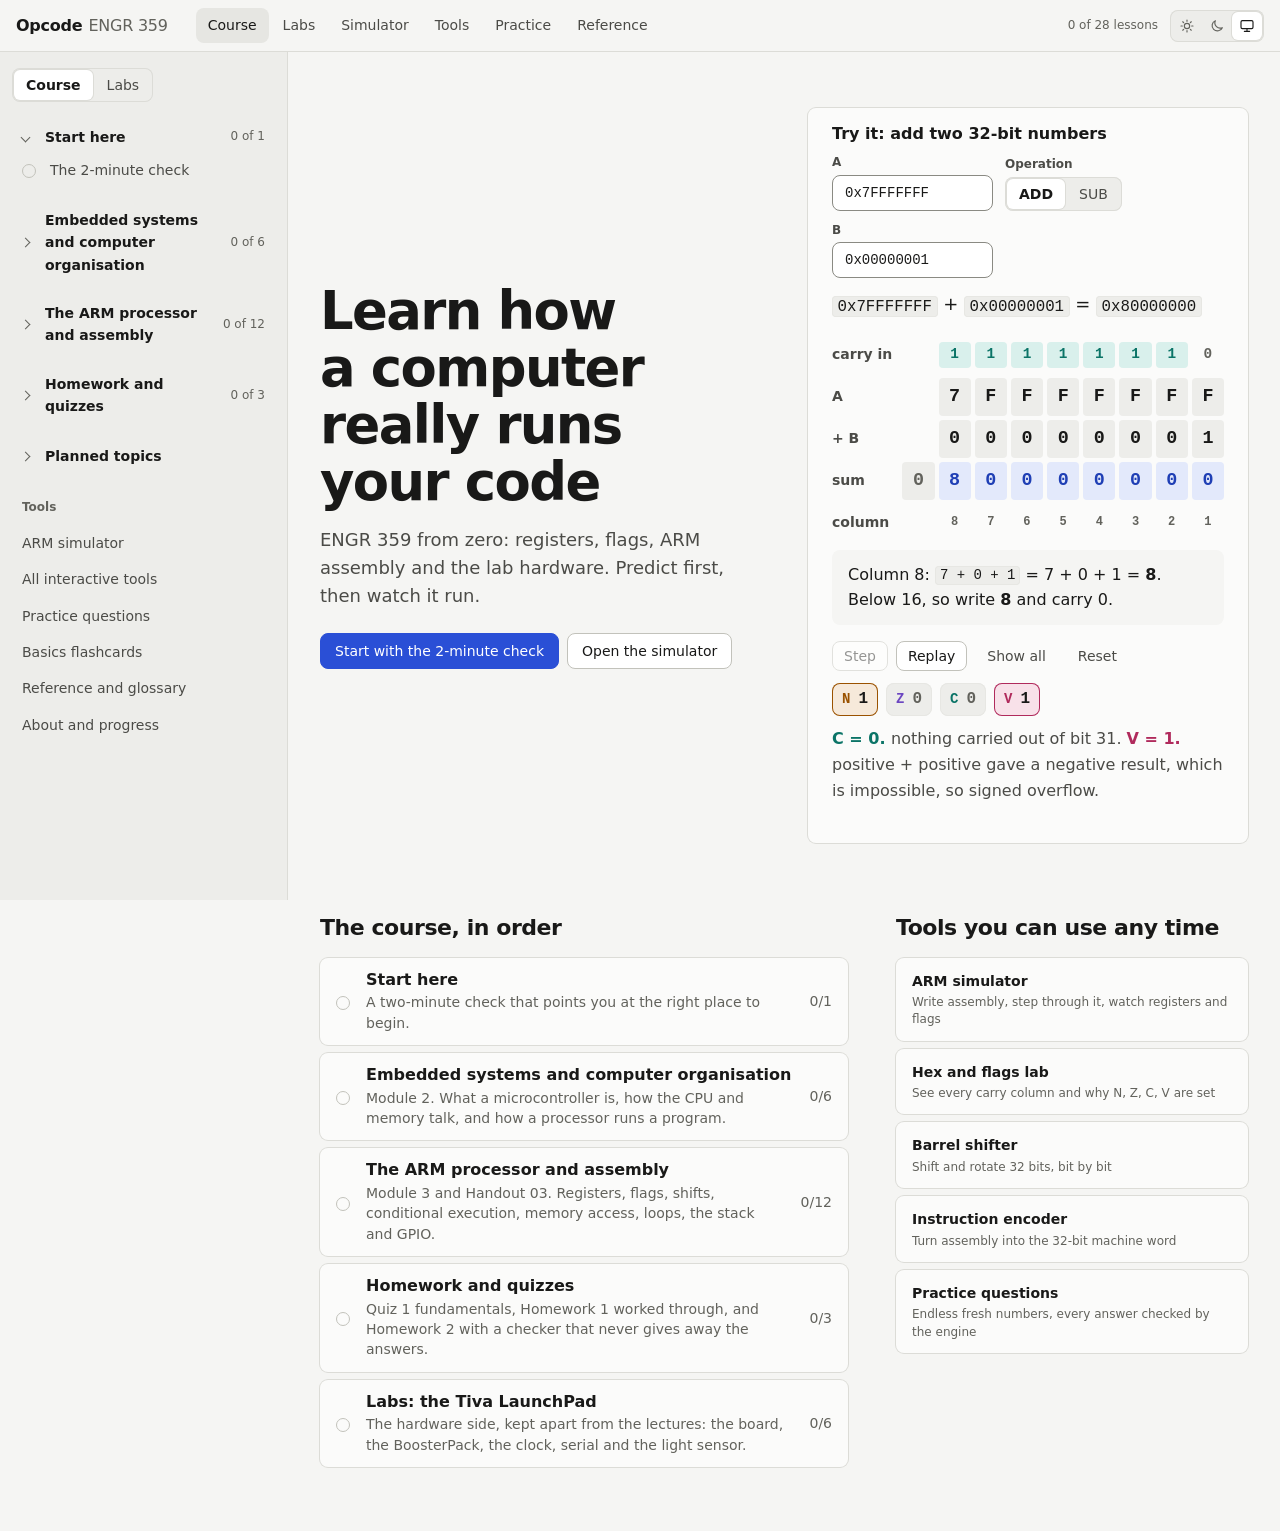
<file: index.html>
<!doctype html>
<html lang="en">
<head>
<meta charset="utf-8">
<meta name="viewport" content="width=device-width, initial-scale=1, viewport-fit=cover">
<meta name="theme-color" content="#F5F5F3" media="(prefers-color-scheme: light)">
<meta name="theme-color" content="#101113" media="(prefers-color-scheme: dark)">
<meta name="apple-mobile-web-app-capable" content="yes">
<meta name="apple-mobile-web-app-title" content="Opcode">
<title>Opcode: learn how computers run code</title>
<meta name="description" content="Opcode is an interactive course in microcomputer engineering: ARM assembly, flags, memory and buses, with a simulator, hands-on tools and practice. Built for engineers, works on a phone.">
<script>try{var t=localStorage.getItem("e359.theme");if(t==="light"||t==="dark")document.documentElement.setAttribute("data-theme",t)}catch(e){}</script>
<link rel="manifest" href="manifest.webmanifest">
<link rel="icon" href="icon.svg" type="image/svg+xml">
<link rel="stylesheet" href="css/tokens.css">
<link rel="stylesheet" href="css/widgets.css">
<link rel="stylesheet" href="css/site.css">
</head>
<body>
<a class="skip" href="#main">Skip to content</a>
<header class="topbar">
  <button class="icon-btn nav-toggle" id="nav-toggle" type="button" aria-label="Open course map" aria-expanded="false" aria-controls="sidebar">
    <svg viewBox="0 0 24 24" aria-hidden="true"><path d="M4 7h16M4 12h16M4 17h16"/></svg>
  </button>
  <a class="brand" href="#/">Opcode<span>ENGR 359</span></a>
  <nav class="topnav" aria-label="Main">
    <a href="#/" data-top="course">Course</a>
    <a href="#/labs" data-top="labs">Labs</a>
    <a href="#/sim" data-top="sim">Simulator</a>
    <a href="#/tools" data-top="tools">Tools</a>
    <a href="#/practice" data-top="practice">Practice</a>
    <a href="#/reference" data-top="reference">Reference</a>
  </nav>
  <div class="topbar-tools">
    <a class="pill" id="progress-pill" href="#/about" title="Your progress and about this site"></a>
    <div class="theme-switch" role="group" aria-label="Colour theme">
      <button type="button" data-theme-set="light" aria-label="Light theme" title="Light"><svg viewBox="0 0 24 24" aria-hidden="true"><circle cx="12" cy="12" r="4"/><path d="M12 3v2M12 19v2M3 12h2M19 12h2M5.6 5.6l1.4 1.4M17 17l1.4 1.4M5.6 18.4L7 17M17 7l1.4-1.4"/></svg></button>
      <button type="button" data-theme-set="dark" aria-label="Dark theme" title="Dark"><svg viewBox="0 0 24 24" aria-hidden="true"><path d="M20 14.5A8 8 0 0 1 9.5 4a8 8 0 1 0 10.5 10.5z"/></svg></button>
      <button type="button" data-theme-set="system" aria-label="Match my device" title="Match my device"><svg viewBox="0 0 24 24" aria-hidden="true"><rect x="3" y="4" width="18" height="12" rx="2"/><path d="M8 20h8M12 16v4"/></svg></button>
    </div>
  </div>
</header>
<div class="shell">
  <aside class="sidebar" id="sidebar" aria-label="Course navigation"></aside>
  <main class="main" id="main" tabindex="-1"><p class="boot muted">Loading</p></main>
</div>
<nav class="tabbar" aria-label="Primary">
  <a href="#/" data-top="course"><svg viewBox="0 0 24 24" aria-hidden="true"><path d="M4 5.5A1.5 1.5 0 0 1 5.5 4H20v14H5.5A1.5 1.5 0 0 0 4 19.5z"/><path d="M4 19.5A1.5 1.5 0 0 0 5.5 21H20"/></svg><span>Course</span></a>
  <a href="#/labs" data-top="labs"><svg viewBox="0 0 24 24" aria-hidden="true"><rect x="7" y="7" width="10" height="10" rx="1.5"/><path d="M9 3v4M15 3v4M9 17v4M15 17v4M3 9h4M3 15h4M17 9h4M17 15h4"/></svg><span>Labs</span></a>
  <a href="#/sim" data-top="sim"><svg viewBox="0 0 24 24" aria-hidden="true"><path d="M4 6l6 6-6 6M12 18h8"/></svg><span>Simulator</span></a>
  <a href="#/practice" data-top="practice"><svg viewBox="0 0 24 24" aria-hidden="true"><circle cx="12" cy="12" r="9"/><path d="M8 12.5l3 3 5-6"/></svg><span>Practice</span></a>
  <a href="#/reference" data-top="reference"><svg viewBox="0 0 24 24" aria-hidden="true"><path d="M5 5h14M5 10h14M5 15h9M5 20h9"/></svg><span>Reference</span></a>
</nav>
<noscript><p style="padding:24px">This site needs JavaScript. It runs entirely in your browser and sends nothing anywhere.</p></noscript>

<!-- engine -->
<script defer src="js/engine/bits.js"></script>
<script defer src="js/engine/arm.js"></script>
<script defer src="js/engine/gpio.js"></script>
<!-- core -->
<script defer src="js/core/ui.js"></script>
<script defer src="js/core/question.js"></script>
<script defer src="js/core/render.js"></script>
<script defer src="js/core/app.js"></script>
<!-- widgets -->
<script defer src="js/widgets/hexlab.js"></script>
<script defer src="js/widgets/shifter.js"></script>
<script defer src="js/widgets/conditions.js"></script>
<script defer src="js/widgets/memory.js"></script>
<script defer src="js/widgets/cpu.js"></script>
<script defer src="js/widgets/simulator.js"></script>
<script defer src="js/widgets/encoder.js"></script>
<script defer src="js/widgets/calc.js"></script>
<script defer src="js/widgets/challenge.js"></script>
<script defer src="js/widgets/gpio.js"></script>
<script defer src="js/widgets/hardware.js"></script>
<script defer src="js/widgets/diagrams.js"></script>
<!-- pages -->
<script defer src="js/pages/practice.js"></script>
<script defer src="js/pages/basics.js"></script>
<script defer src="js/pages/reference.js"></script>
<script defer src="js/pages/about.js"></script>
<!-- content: the manifest decides the order; each lesson file registers itself -->
<script defer src="content/manifest.js"></script>
<script defer src="content/start.js"></script>
<script defer src="content/m2-embedded.js"></script>
<script defer src="content/m2-computer.js"></script>
<script defer src="content/m2-memory.js"></script>
<script defer src="content/m2-numbers.js"></script>
<script defer src="content/m2-endian.js"></script>
<script defer src="content/m2-cycle.js"></script>
<script defer src="content/m3-arm.js"></script>
<script defer src="content/m3-encoding.js"></script>
<script defer src="content/m3-dataproc.js"></script>
<script defer src="content/m3-flags.js"></script>
<script defer src="content/m3-sub.js"></script>
<script defer src="content/m3-shifts.js"></script>
<script defer src="content/m3-bits.js"></script>
<script defer src="content/m3-cond.js"></script>
<script defer src="content/m3-memaccess.js"></script>
<script defer src="content/m3-flow.js"></script>
<script defer src="content/m3-stack.js"></script>
<script defer src="content/m3-gpio.js"></script>
<script defer src="content/hw1.js"></script>
<script defer src="content/hw2.js"></script>
<script defer src="content/quiz1.js"></script>
<script defer src="content/lab-board.js"></script>
<script defer src="content/lab2.js"></script>
<script>if ("serviceWorker" in navigator && location.protocol.indexOf("http") === 0) addEventListener("load", function () { navigator.serviceWorker.register("sw.js").catch(function () {}); });</script>
</body>
</html>
</file>
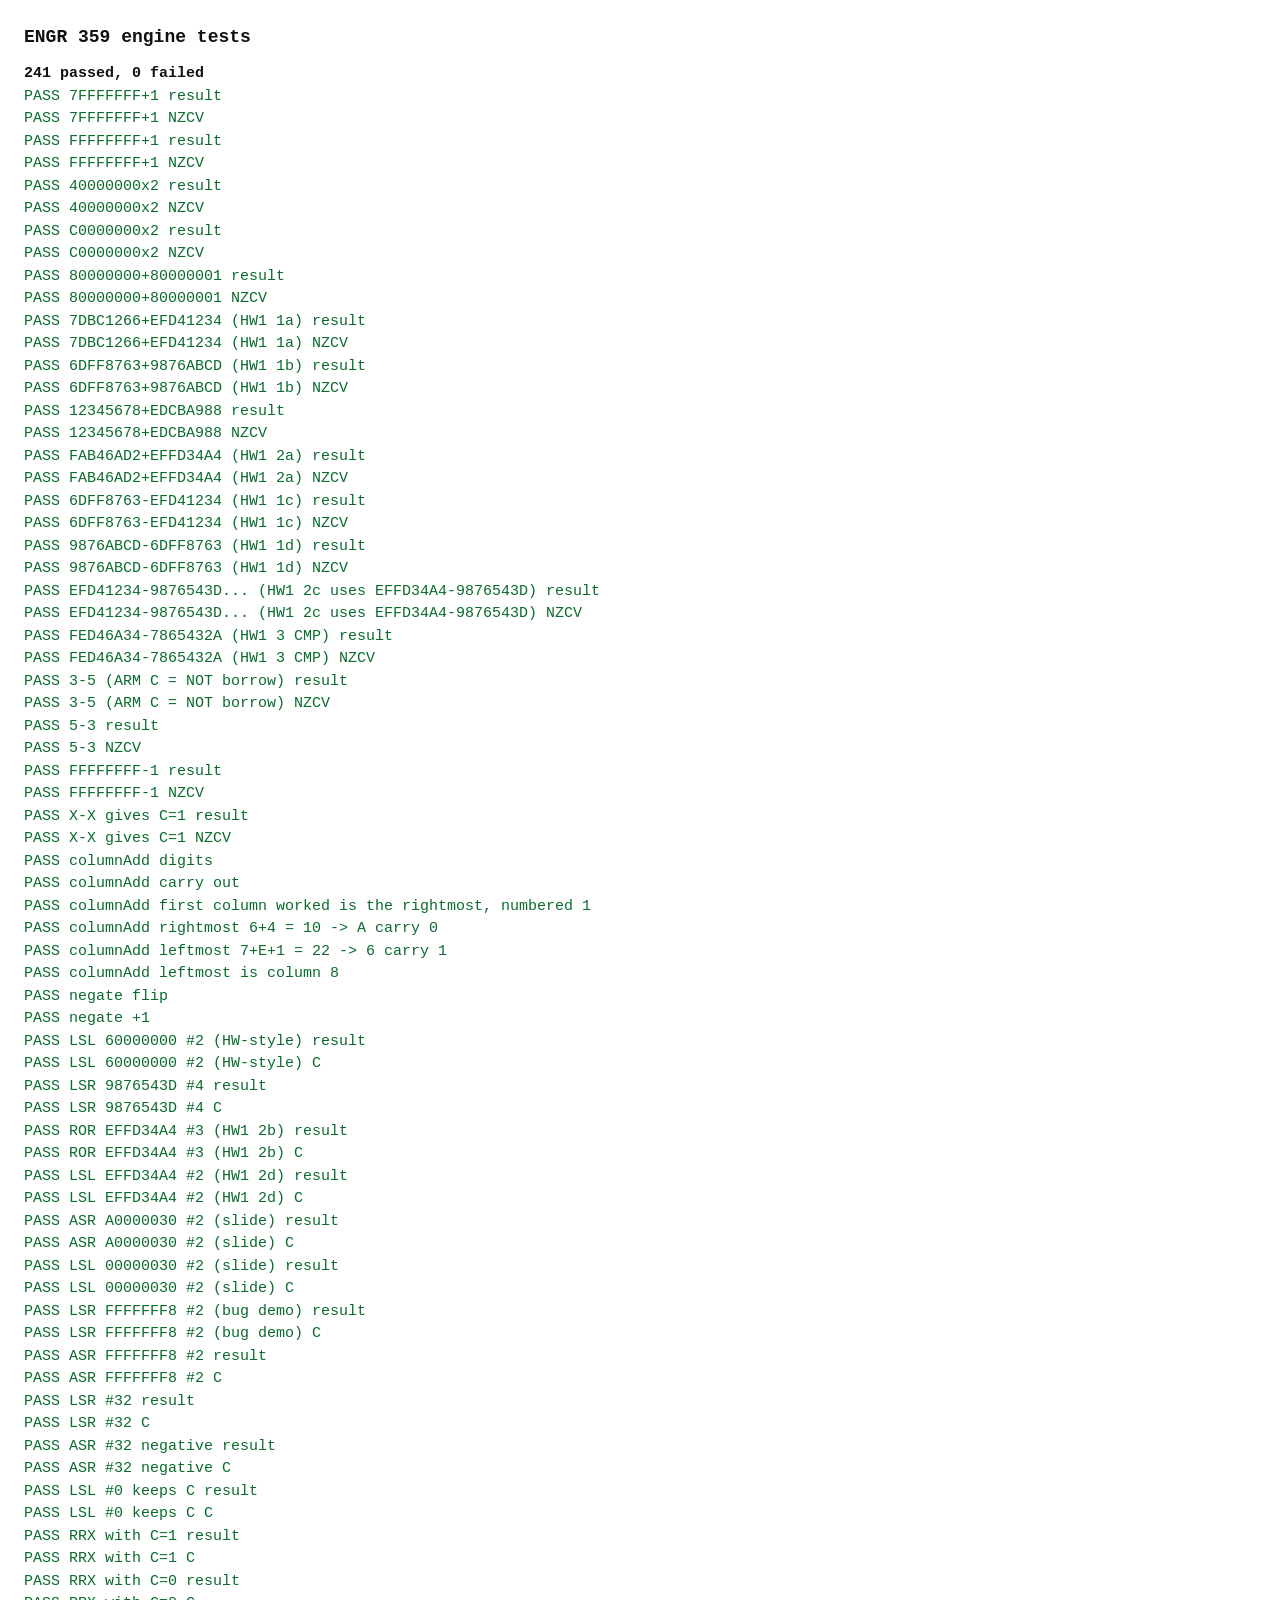
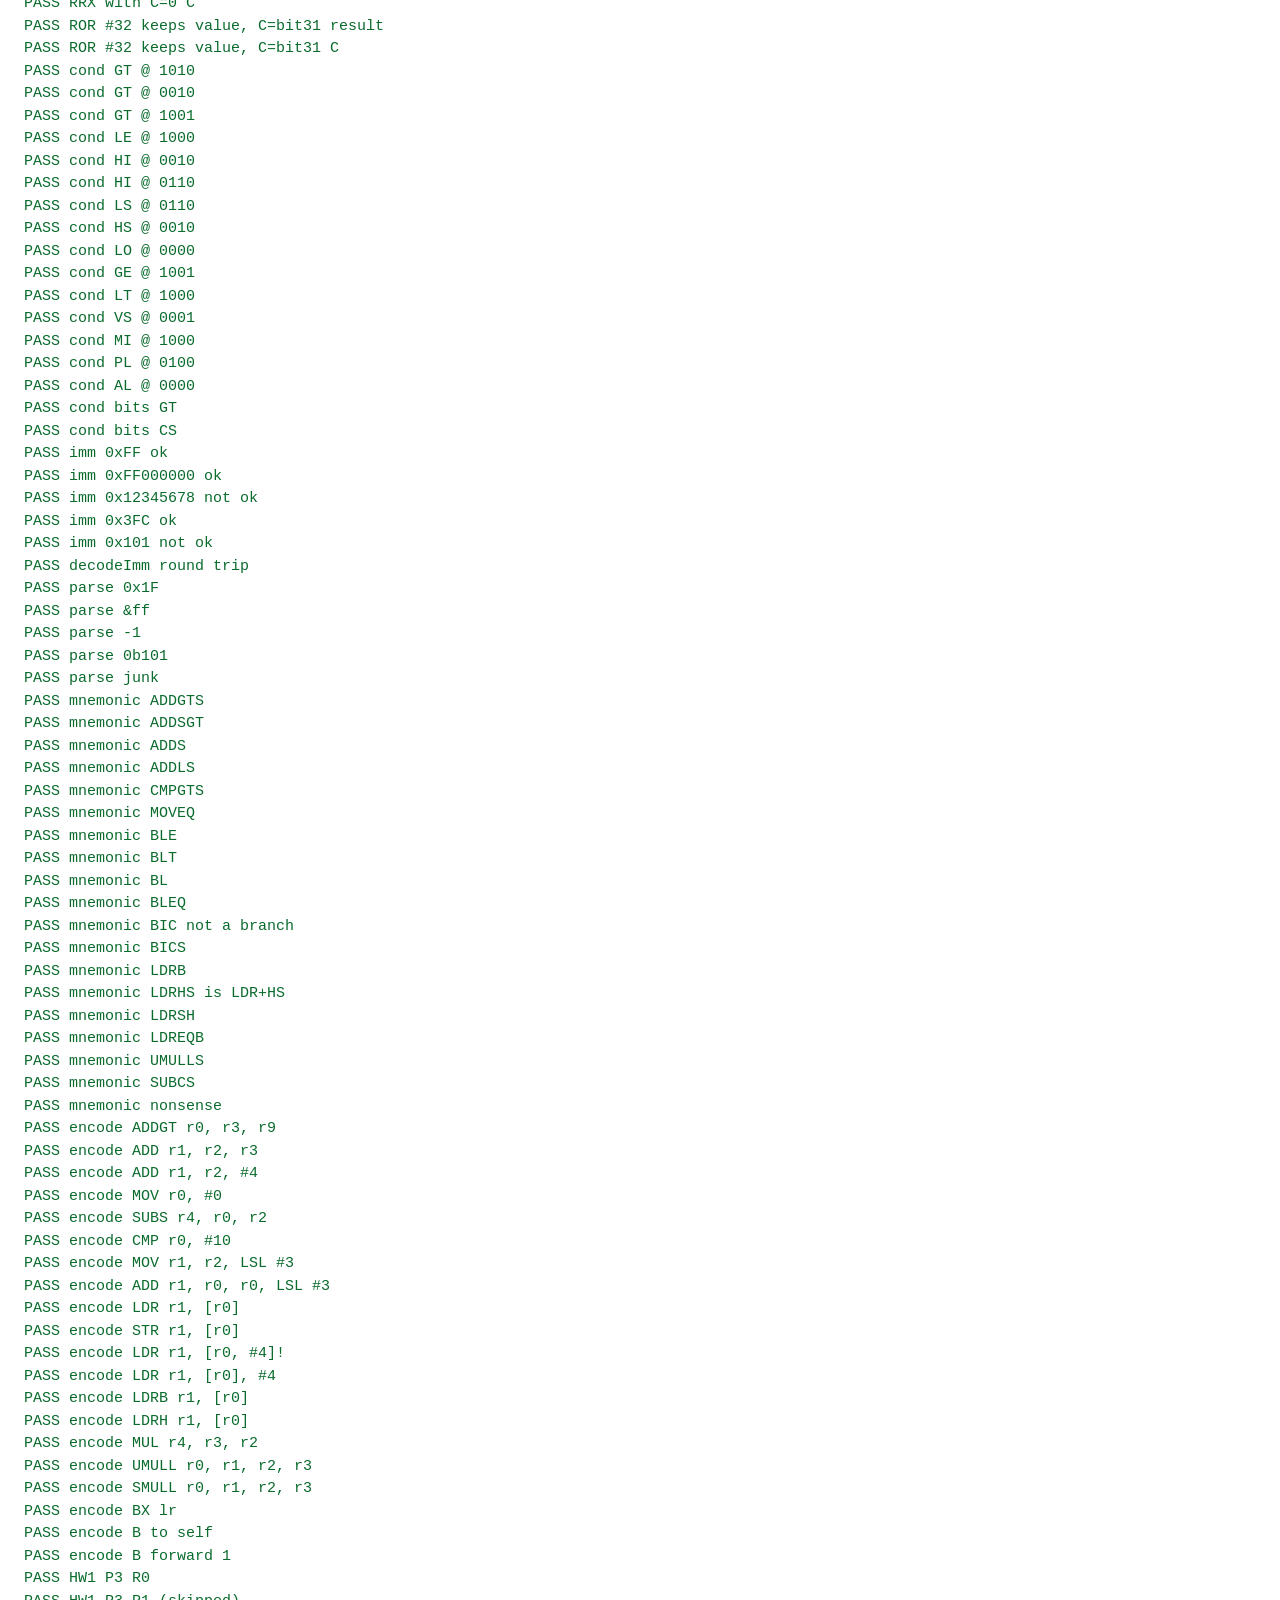
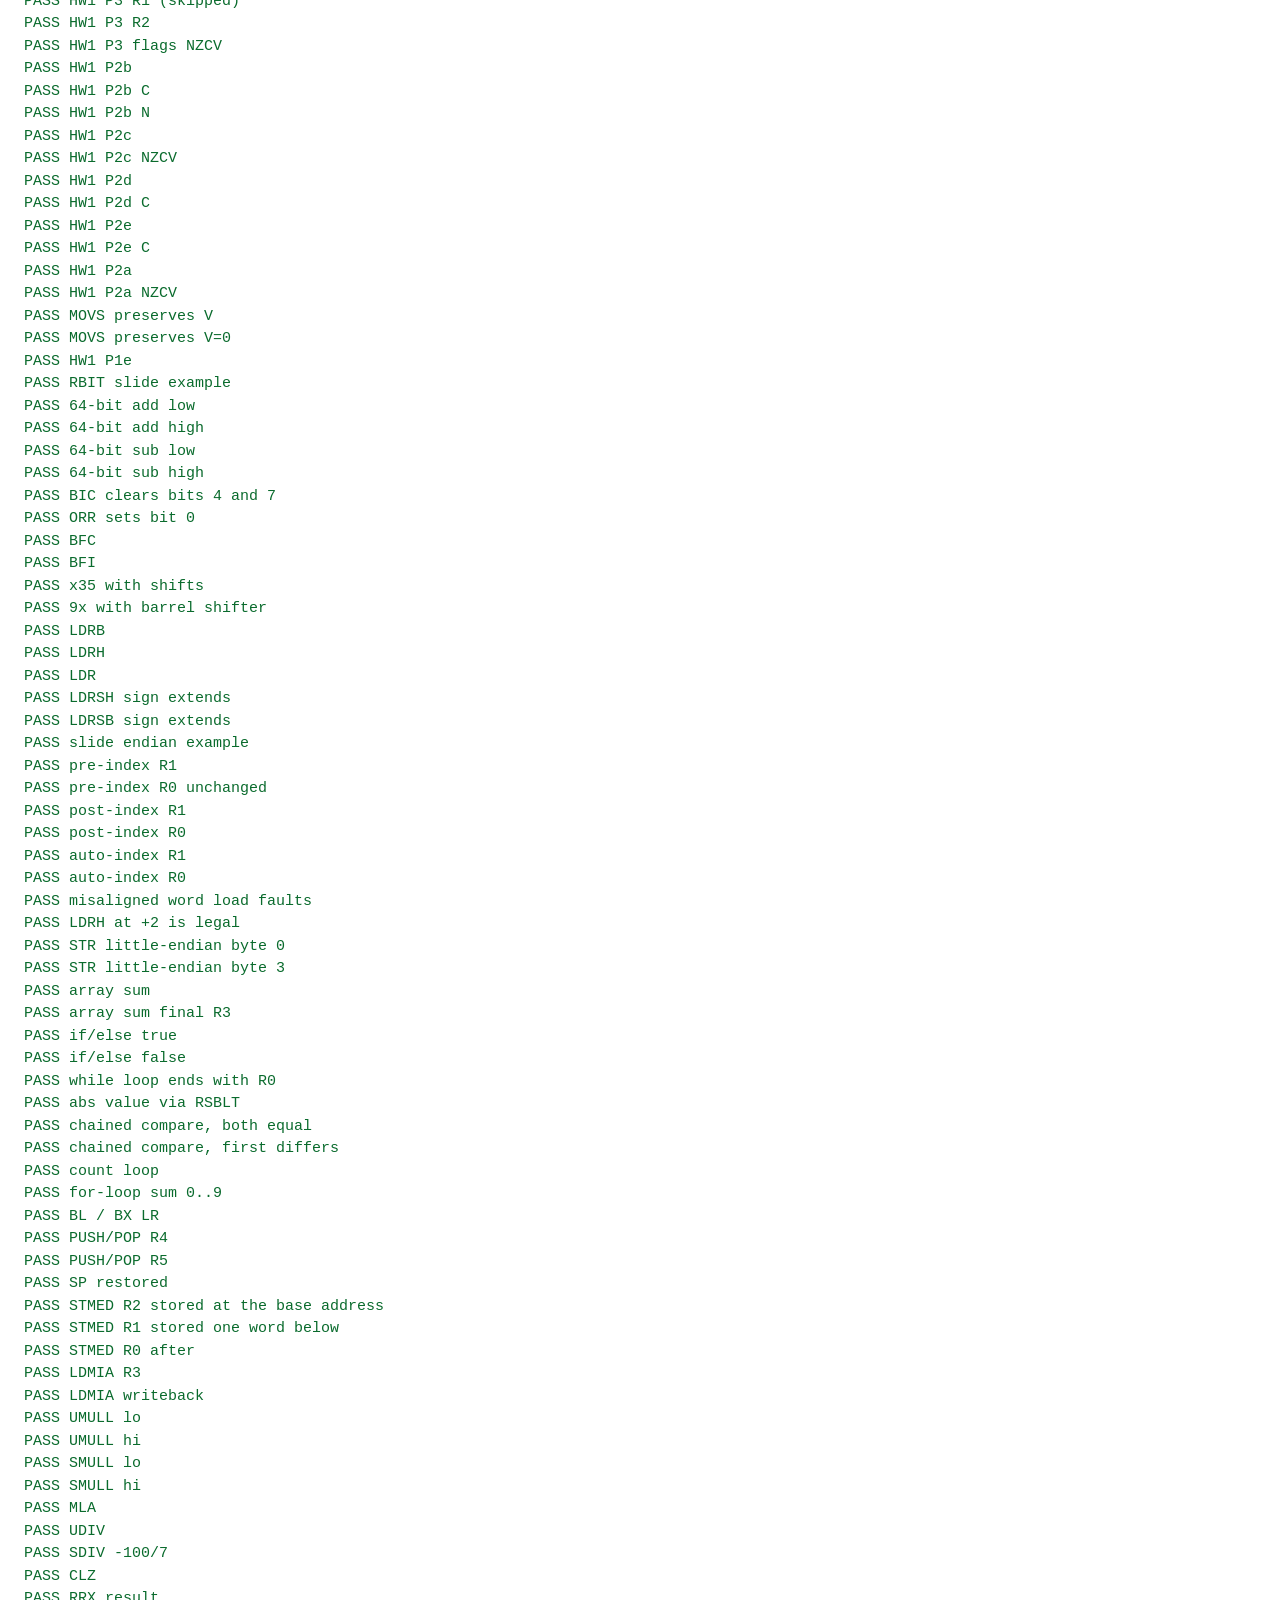
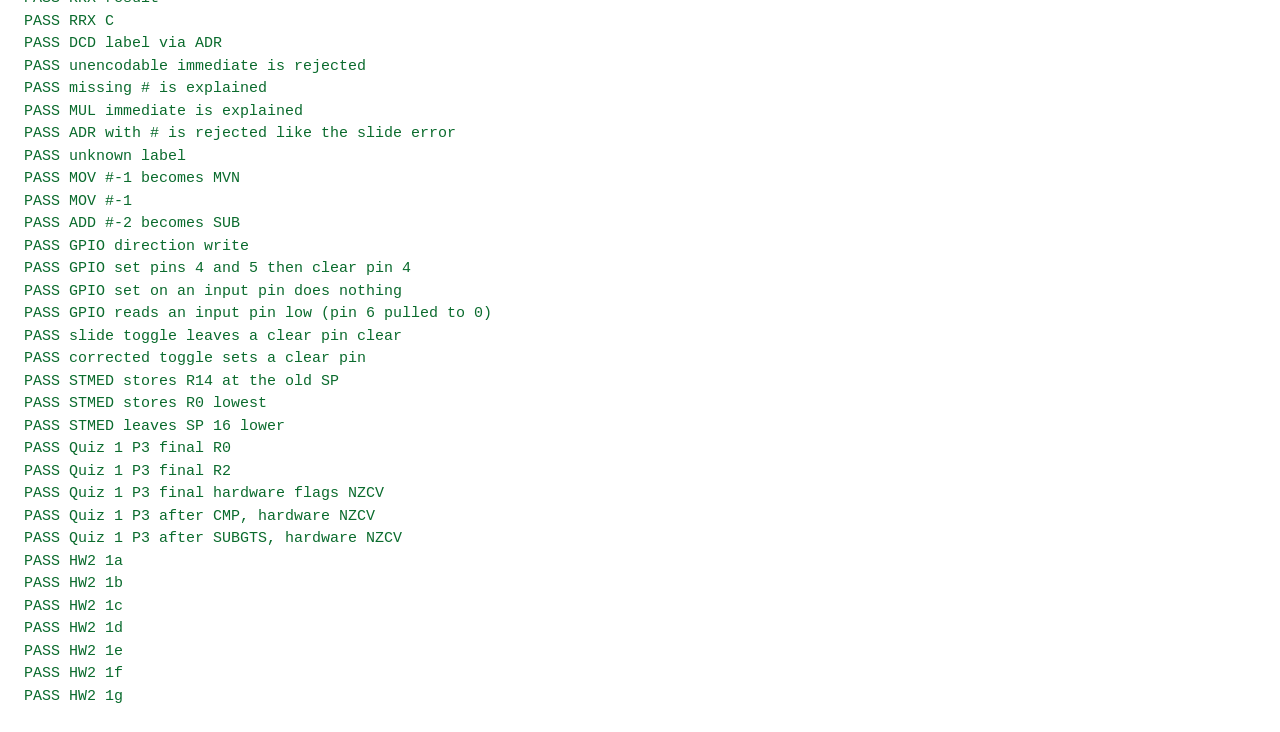
<file: tests/engine-tests.html>
<!doctype html>
<html lang="en">
<head>
<meta charset="utf-8">
<title>Engine tests</title>
<style>
  body { font: 15px/1.5 Consolas, monospace; margin: 24px; background: #fff; color: #111; }
  .pass { color: #0a6b2d; } .fail { color: #b3261e; font-weight: bold; }
  h1 { font-size: 18px; }
</style>
</head>
<body>
<h1>ENGR 359 engine tests</h1>
<div id="summary"></div>
<div id="out"></div>
<script src="../js/engine/bits.js"></script>
<script src="../js/engine/arm.js"></script>
<script src="../js/engine/gpio.js"></script>
<script src="engine-tests.js"></script>
</body>
</html>
</file>
<file: css/tokens.css>
/* Opcode: design tokens.

   Principles
   - Hierarchy comes from tone, type and spacing. Not from shadows, gradients or decoration.
   - Light and dark are tuned independently, not inverted.
   - One accent (cobalt) for action, selection and focus. Nothing else is branded.
   - N, Z, C and V keep fixed hues across the product and are always paired with their letter.
   - One radius family: --radius for controls and surfaces, --radius-sm for small inline pieces.

   Semantic tokens are the source of truth. The short aliases at the bottom exist so older
   component rules keep working; new rules should use the semantic names. */

:root {
  /* surfaces, light: tone separates layers; page < inset < raised */
  --background: #F5F5F3;
  --background-subtle: #EDEDEA;
  --surface: #FBFBFA;
  --surface-elevated: #FFFFFF;
  --surface-hover: #E6E6E2;

  /* text */
  --foreground: #191918;
  --foreground-secondary: #4B4B47;
  --foreground-muted: #62625C;

  /* borders */
  --border: #DCDCD7;
  --border-subtle: #E7E7E3;
  --border-strong: #C2C2BB;
  --border-input: #8A8A83;   /* form-control edges: 3:1 against every surface (WCAG 1.4.11) */

  /* the one accent */
  --accent: #2A4FD6;
  --accent-hover: #1F3FB5;
  --accent-muted: #E3E9FB;
  --on-accent: #FFFFFF;

  /* semantic state */
  --success: #1B7A44;  --success-muted: #DEF2E6;
  --warning: #8F5F00;  --warning-muted: #F5ECD0;
  --danger:  #B3261E;  --danger-muted:  #FAE3E1;

  /* the four condition flags */
  --flag-n: #9A5200;  --flag-n-muted: #F6E9DA;
  --flag-z: #6B46C1;  --flag-z-muted: #EBE5F7;
  --flag-c: #0B7467;  --flag-c-muted: #D9F0EC;
  --flag-v: #B02A5C;  --flag-v-muted: #F8E1E9;

  /* code and listings */
  --code-bg: #EFEFEB;
  --code-ink: #1F1F1D;
  --code-mnemonic: #0A5BB5;
  --code-reg: #9A4A00;
  --code-imm: #6B46C1;
  --code-label: #1B7A44;
  --code-comment: #63635D;

  /* geometry and rhythm (4px base) */
  --radius: 8px;
  --radius-sm: 4px;
  --s1: 4px; --s2: 8px; --s3: 12px; --s4: 16px; --s5: 24px; --s6: 32px; --s7: 48px; --s8: 64px;
  --shadow-pop: 0 4px 16px rgba(25, 25, 24, .10), 0 0 0 1px var(--border);
  --ring: 0 0 0 2px var(--background), 0 0 0 4px var(--accent);

  /* type: one family, plus mono for code and numbers */
  --font: ui-sans-serif, system-ui, -apple-system, 'Segoe UI Variable Text', 'Segoe UI', Roboto, 'Helvetica Neue', Arial, sans-serif;
  --font-mono: ui-monospace, 'SF Mono', SFMono-Regular, 'Cascadia Mono', Menlo, Consolas, 'Liberation Mono', monospace;
  --text-xs: 0.75rem;
  --text-sm: 0.875rem;
  --text-md: 1rem;
  --text-lg: 1.125rem;
  --text-xl: 1.375rem;
  --text-2xl: 1.75rem;
  --text-3xl: clamp(1.9rem, 1.2rem + 2.6vw, 2.6rem);
  --ease: cubic-bezier(.2, 0, 0, 1);
  --dur: 140ms;

  --header-h: 52px;
  --sidebar-w: 288px;
  --measure: 40rem;
  color-scheme: light;
}

@media (prefers-color-scheme: dark) {
  :root:not([data-theme="light"]):not([data-theme="dark"]) {
    --background: #101113; --background-subtle: #0B0C0E; --surface: #17181B; --surface-elevated: #1D1E22; --surface-hover: #232429;
    --foreground: #E8E8EA; --foreground-secondary: #B0B1B8; --foreground-muted: #8E8F97;
    --border: #28292E; --border-subtle: #1F2024; --border-strong: #383941; --border-input: #6C6D76;
    --accent: #7B9BFF; --accent-hover: #9DB5FF; --accent-muted: #1B2544; --on-accent: #0A1020;
    --success: #5BCB8A; --success-muted: #13281C; --warning: #E0B04A; --warning-muted: #2A2210; --danger: #F28B82; --danger-muted: #331A19;
    --flag-n: #E8A55B; --flag-n-muted: #2D2111; --flag-z: #B9A0F2; --flag-z-muted: #251E3B; --flag-c: #5FCDBF; --flag-c-muted: #11302C; --flag-v: #F08FB1; --flag-v-muted: #361723;
    --code-bg: #0B0C0E; --code-ink: #E6E6E8; --code-mnemonic: #79B8FF; --code-reg: #FFB36B; --code-imm: #C8A8FF; --code-label: #7EDC9D; --code-comment: #7C7D86;
    --shadow-pop: 0 8px 24px rgba(0, 0, 0, .5), 0 0 0 1px var(--border);
    color-scheme: dark;
  }
}

:root[data-theme="dark"] {
  --background: #101113; --background-subtle: #0B0C0E; --surface: #17181B; --surface-elevated: #1D1E22; --surface-hover: #232429;
  --foreground: #E8E8EA; --foreground-secondary: #B0B1B8; --foreground-muted: #8E8F97;
  --border: #28292E; --border-subtle: #1F2024; --border-strong: #383941; --border-input: #6C6D76;
  --accent: #7B9BFF; --accent-hover: #9DB5FF; --accent-muted: #1B2544; --on-accent: #0A1020;
  --success: #5BCB8A; --success-muted: #13281C; --warning: #E0B04A; --warning-muted: #2A2210; --danger: #F28B82; --danger-muted: #331A19;
  --flag-n: #E8A55B; --flag-n-muted: #2D2111; --flag-z: #B9A0F2; --flag-z-muted: #251E3B; --flag-c: #5FCDBF; --flag-c-muted: #11302C; --flag-v: #F08FB1; --flag-v-muted: #361723;
  --code-bg: #0B0C0E; --code-ink: #E6E6E8; --code-mnemonic: #79B8FF; --code-reg: #FFB36B; --code-imm: #C8A8FF; --code-label: #7EDC9D; --code-comment: #7C7D86;
  --shadow-pop: 0 8px 24px rgba(0, 0, 0, .5), 0 0 0 1px var(--border);
  color-scheme: dark;
}

/* aliases for older component rules */
:root, :root[data-theme] {
  --bg: var(--background);
  --surface-2: var(--background-subtle);
  --surface-3: var(--surface-hover);
  --ink: var(--foreground); --ink-2: var(--foreground-secondary); --ink-3: var(--foreground-muted);
  --line: var(--border); --line-strong: var(--border-strong);
  --accent-strong: var(--accent-hover); --accent-soft: var(--accent-muted);
  --good: var(--success); --good-soft: var(--success-muted);
  --bad: var(--danger); --bad-soft: var(--danger-muted);
  --note: var(--warning); --note-soft: var(--warning-muted);
  --fN: var(--flag-n); --fN-soft: var(--flag-n-muted); --fZ: var(--flag-z); --fZ-soft: var(--flag-z-muted);
  --fC: var(--flag-c); --fC-soft: var(--flag-c-muted); --fV: var(--flag-v); --fV-soft: var(--flag-v-muted);
  --r: var(--radius); --r-sm: var(--radius-sm);
  --font-body: var(--font); --font-display: var(--font);
  --fs-0: var(--text-sm); --fs-1: var(--text-md); --fs-2: var(--text-lg); --fs-3: var(--text-xl); --fs-4: var(--text-2xl); --fs-5: var(--text-3xl);
  --shadow: var(--shadow-pop);
}
</file>
<file: css/widgets.css>
/* Styles for the interactive widgets. Colours come from tokens.css only. */

.widget-card { padding: var(--s5); }
.widget { min-width: 0; }
.lab { display: block; font-size: var(--fs-0); font-weight: 600; color: var(--ink-2); }
.big { font-size: 1.35rem; font-weight: 600; }
.figure { margin: var(--s4) 0; }
.figure svg { max-width: 100%; height: auto; display: block; }
.figure figcaption { margin-top: var(--s2); font-size: var(--fs-0); }
.why-list { list-style: none; margin: var(--s3) 0; padding: 0; display: grid; gap: 6px; font-size: var(--fs-1); }
.why-list li { padding: 8px 12px; background: var(--bg); border-radius: var(--r); }
.two-readings { display: grid; grid-template-columns: repeat(2, minmax(0, 1fr)); gap: var(--s3); margin: var(--s3) 0; }
.two-readings > div { background: var(--bg); padding: var(--s3) var(--s4); border-radius: var(--r); }
.two-readings p { margin: 4px 0 0; font-size: var(--fs-1); }
.load-out { display: grid; grid-template-columns: repeat(auto-fit, minmax(10rem, 1fr)); gap: var(--s3); margin: var(--s3) 0; }
.load-out > div { background: var(--bg); padding: var(--s3) var(--s4); border-radius: var(--r); }
.preset-row { margin: var(--s2) 0 var(--s3); }

/* ---- hex lab column grid ---- */
.hexlab-eq { font-size: var(--fs-2); margin: var(--s3) 0; }
.hexlab-note { font-size: var(--fs-1); color: var(--ink-2); }
.hexlab-narr { min-height: 3.2em; padding: var(--s3) var(--s4); background: var(--bg); border-radius: var(--r); font-size: var(--fs-1); }
.hexlab-h { margin: var(--s4) 0 var(--s2); }
.hexlab-result { display: grid; grid-template-columns: repeat(auto-fit, minmax(12rem, 1fr)); gap: var(--s3); margin: var(--s4) 0; }
.hexlab-result > div { background: var(--bg); padding: var(--s3) var(--s4); border-radius: var(--r); min-width: 0; overflow-wrap: anywhere; }
.colgrid { display: grid; grid-template-columns: minmax(3.6rem, auto) repeat(9, minmax(1.45rem, 2.5rem)); gap: 4px; align-items: center; overflow-x: auto; padding: 4px 0 8px; font-family: var(--font-mono); }
.colgrid.small { margin-bottom: var(--s3); }
.colgrid .rl { font-family: var(--font-body); font-size: var(--fs-0); font-weight: 600; color: var(--ink-2); white-space: nowrap; padding-right: 6px; }
.cc { height: 38px; display: grid; place-items: center; background: var(--surface-2); border-radius: var(--r-sm); font-size: 1.15rem; font-weight: 600; transition: background .2s, color .2s; }
.cc.spacer { background: transparent; }
.cc.carry { height: 26px; font-size: .9rem; background: transparent; color: var(--ink-3); }
.cc.carry.on { color: var(--fC); background: var(--fC-soft); }
.cc.carry.hidden, .cc.sum.hidden { opacity: .35; }
.cc.sum { background: var(--accent-soft); color: var(--accent-strong); }
.cc.sum.now { box-shadow: inset 0 0 0 2px var(--accent); }
.cc.cout { background: var(--surface-2); color: var(--ink-3); }
.cc.cout.on { background: var(--fC-soft); color: var(--fC); box-shadow: inset 0 0 0 2px var(--fC); }
.cc.idx { height: 22px; font-size: .75rem; color: var(--ink-3); background: transparent; }

/* ---- shifter ---- */
.shift-arrow { margin: 6px 0 10px; color: var(--ink-3); font-size: var(--fs-1); }
.shift-result { display: grid; grid-template-columns: repeat(auto-fit, minmax(10rem, 1fr)); gap: var(--s3); margin: var(--s4) 0 var(--s2); }
.shift-result > div { background: var(--bg); padding: var(--s3) var(--s4); border-radius: var(--r); overflow-wrap: anywhere; }
.shift-amt { min-width: 12rem; flex: 1 1 12rem; }
.shifter-view .bits { margin-bottom: 4px; }

/* ---- conditions ---- */
.cond-yes { color: var(--good); font-weight: 650; white-space: nowrap; }
.cond-no { color: var(--ink-3); white-space: nowrap; }

/* ---- memory ---- */
.memstacks { display: grid; grid-template-columns: repeat(auto-fit, minmax(17rem, 1fr)); gap: var(--s4); margin: var(--s4) 0; }
.memstack { background: var(--bg); padding: var(--s4); border-radius: var(--r); }
.memstack .subhead { margin: 0 0 4px; font-size: var(--fs-2); }
.memstack p { margin: 0 0 var(--s3); font-size: var(--fs-0); }
.memrow { display: grid; grid-template-columns: 7.5rem 3rem 1fr; gap: 10px; align-items: center; padding: 3px 0; }
.addr { color: var(--ink-3); font-size: .82rem; }
.bytecell { display: grid; place-items: center; height: 34px; border-radius: var(--r-sm); font-weight: 600; font-size: 1.05rem; color: var(--ink); }
.bytecell.b3 { background: color-mix(in srgb, var(--accent) 38%, var(--surface)); }
.bytecell.b2 { background: color-mix(in srgb, var(--accent) 26%, var(--surface)); }
.bytecell.b1 { background: color-mix(in srgb, var(--accent) 16%, var(--surface)); }
.bytecell.b0 { background: color-mix(in srgb, var(--accent) 8%, var(--surface)); }
.sig { font-size: var(--fs-0); color: var(--ink-3); }
.memedit { display: flex; gap: 6px; flex-wrap: wrap; }
.memedit .field { gap: 2px; text-align: center; }
.memgrid { display: grid; grid-template-columns: repeat(auto-fit, minmax(7.2rem, 1fr)); gap: 4px; margin: var(--s3) 0; }
.mcell { display: grid; grid-template-columns: 1fr auto; gap: 6px; align-items: center; background: var(--surface-2); padding: 6px 10px; border-radius: var(--r-sm); }
.mcell .val { font-weight: 600; }
.mcell.read { background: var(--good-soft); box-shadow: inset 0 0 0 1px var(--good); }
.mcell.wrote { background: var(--note-soft); box-shadow: inset 0 0 0 1px var(--note); }

/* ---- buses ---- */
.busdiag { color: var(--ink-3); }
.busdiag .bx rect { fill: var(--surface-2); stroke: var(--line-strong); stroke-width: 1.5; }
.busdiag .bx.busy rect { fill: var(--note-soft); stroke: var(--note); }
.busdiag .bt { fill: var(--ink); font: 700 18px var(--font-display); }
.busdiag .bs { fill: var(--ink-3); font: 12px var(--font-body); }
.busdiag .memval { fill: var(--ink); font: 600 15px var(--font-mono); }
.busdiag .bus line { stroke: var(--line-strong); stroke-width: 3; }
.busdiag .bus.active line { stroke: var(--accent); stroke-width: 4; }
.busdiag .bus { color: var(--line-strong); }
.busdiag .bus.active { color: var(--accent); }
.busdiag .bl { fill: var(--ink-2); font: 600 12px var(--font-body); }
.busdiag .bv { fill: var(--ink-3); font: 600 14px var(--font-mono); }
.busdiag .bus.active .bv { fill: var(--accent-strong); }
.cycle-steps { list-style: none; margin: var(--s3) 0; padding: 0; counter-reset: cs; display: grid; gap: 6px; }
.cycle-steps li { counter-increment: cs; padding: 8px 12px 8px 44px; position: relative; border-radius: var(--r); background: var(--bg); color: var(--ink-3); font-size: var(--fs-1); }
.cycle-steps li::before { content: counter(cs); position: absolute; left: 12px; top: 8px; width: 24px; height: 24px; display: grid; place-items: center; border-radius: 50%; background: var(--surface-3); font: 700 var(--fs-0) var(--font-mono); }
.cycle-steps li.done { color: var(--ink); } .cycle-steps li.done::before { background: var(--accent); color: var(--on-accent); }
.cycle-steps li[aria-current="step"] { background: var(--accent-soft); }
.cycle-steps li p { margin: 4px 0 0; color: var(--ink-2); }

/* ---- DRAM ---- */
.dram-view { display: grid; grid-template-columns: 90px minmax(0, 1fr); gap: var(--s4); align-items: center; margin: var(--s3) 0; }
.charge { position: relative; height: 120px; border-radius: var(--r); background: var(--surface-2); overflow: hidden; box-shadow: inset 0 0 0 1px var(--line-strong); }
.charge-fill { position: absolute; left: 0; right: 0; bottom: 0; background: var(--accent); transition: height .08s linear; }
.charge-fill.low { background: var(--bad); }
.charge-thr { position: absolute; left: 0; right: 0; bottom: 50%; border-top: 2px dashed var(--ink-2); }
.cycle-compare { margin-top: var(--s3); display: grid; gap: 6px; }
.tl-row { display: flex; align-items: center; gap: 8px; }
.tl-lab { width: 6.5rem; font-size: var(--fs-0); color: var(--ink-2); }
.tl-bar { padding: 4px 8px; font-size: var(--fs-0); font-weight: 600; border-radius: var(--r-sm); }
.tl-bar.a { background: var(--accent-soft); color: var(--accent-strong); } .tl-bar.b { background: var(--note-soft); color: var(--note); }

/* ---- fetch-decode-execute ---- */
.phase-row { display: flex; gap: 6px; margin-bottom: var(--s3); }
.phase { flex: 1; padding: 8px 12px; text-align: center; border-radius: var(--r); background: var(--surface-2); color: var(--ink-3); font-weight: 600; font-size: var(--fs-1); }
.phase.on { background: var(--accent); color: var(--on-accent); } .phase.past { background: var(--accent-soft); color: var(--accent-strong); }
.cycle-grid { display: grid; grid-template-columns: minmax(0, 1.1fr) minmax(0, 1fr); gap: var(--s4); }
.memlist { background: var(--bg); border-radius: var(--r); padding: var(--s3); min-width: 0; overflow-x: auto; }
.memhead { font-size: var(--fs-0); font-weight: 600; color: var(--ink-2); margin-bottom: 6px; }
.memline { display: grid; grid-template-columns: 4.2rem 6.6rem 1fr; gap: 10px; padding: 5px 8px; border-radius: var(--r-sm); font-size: .86rem; white-space: nowrap; }
.memline.pc { background: var(--accent-soft); box-shadow: inset 0 0 0 1px var(--accent); }
.memline .word { color: var(--ink-2); }
.cpubox { display: grid; gap: var(--s2); align-content: start; min-width: 0; }
.cpurow { display: grid; grid-template-columns: repeat(auto-fit, minmax(7rem, 1fr)); gap: var(--s2); }
.cpureg { background: var(--bg); padding: 8px 10px; border-radius: var(--r); display: grid; gap: 2px; min-width: 0; }
.cpureg .rn { font-size: var(--fs-0); font-weight: 600; color: var(--ink-3); }
.cpureg .rv { font-size: .88rem; overflow-wrap: anywhere; }
.cpureg.hot { background: var(--accent-soft); box-shadow: inset 0 0 0 1px var(--accent); }
.cycle-narr { margin: var(--s3) 0; padding: var(--s3) var(--s4); background: var(--bg); border-radius: var(--r); min-height: 4.5em; font-size: var(--fs-1); }
.cycle-narr > :last-child { margin-bottom: 0; }

/* ---- simulator ---- */
.sim { display: grid; grid-template-columns: minmax(0, 1.1fr) minmax(0, 1fr); gap: var(--s5); align-items: start; }
.sim.mini { grid-template-columns: minmax(0, 1.2fr) minmax(0, 1fr); gap: var(--s4); }
.sim-left, .sim-right { min-width: 0; }
.sim-card { background: var(--surface); border-radius: var(--r); padding: var(--s5); box-shadow: 0 0 0 1px var(--line); }
.sim-editor { display: grid; grid-template-columns: 2.6rem minmax(0, 1fr); background: var(--code-bg); border-radius: var(--r); overflow: hidden; }
.sim-gutter { white-space: pre; text-align: right; padding: 10px 8px 10px 0; color: var(--code-comment); font-size: .88rem; line-height: 1.5; overflow: hidden; user-select: none; }
.sim-src { border: 0; border-radius: 0; background: transparent; color: var(--code-ink); font: 500 .88rem/1.5 var(--font-mono); padding: 10px 12px; width: 100%; resize: vertical; white-space: pre; overflow: auto; tab-size: 4; }
.sim-src:focus-visible { outline: 2px solid var(--accent); outline-offset: -2px; }
.sim-errors { margin: var(--s2) 0; display: grid; gap: 6px; }
.sim-err { margin: 0; font-size: var(--fs-1); padding: 8px 12px; }
.linkish { background: none; border: 0; color: var(--accent); font: inherit; font-weight: 700; cursor: pointer; padding: 0; text-decoration: underline; }
.sim-tools { margin: var(--s3) 0; }
.sim-listing { background: var(--code-bg); border-radius: var(--r); padding: 6px; max-height: 24rem; overflow: auto; }
.lrow { display: grid; grid-template-columns: 1.3rem 4.2rem 6.8rem 1fr; gap: 8px; align-items: center; padding: 4px 8px; border-radius: var(--r-sm); font-size: .86rem; cursor: pointer; white-space: nowrap; color: var(--code-ink); }
.lrow:hover { background: color-mix(in srgb, var(--accent) 10%, var(--code-bg)); }
.lrow.next { background: color-mix(in srgb, var(--accent) 22%, var(--code-bg)); box-shadow: inset 0 0 0 1px var(--accent); }
.lrow.was { background: color-mix(in srgb, var(--good) 14%, var(--code-bg)); }
.lrow.was.skipped { opacity: .6; text-decoration: line-through; text-decoration-color: var(--code-comment); }
.lrow.bp .ptr { color: var(--bad); }
.lrow .ptr { color: var(--accent); font-size: .8rem; text-align: center; }
.lrow .addr { color: var(--code-comment); } .lrow .word { color: var(--code-comment); }
.lnote { font-size: var(--fs-0); padding: 2px 12px 6px 40px; }
.sim-hint { font-size: var(--fs-0); margin-top: var(--s2); }
.sim-state-head { display: flex; justify-content: space-between; align-items: end; gap: var(--s3); flex-wrap: wrap; margin-bottom: var(--s2); }
.sim-state-head .subhead { margin: 0; font-size: var(--fs-2); }
.sim-regs { display: grid; grid-template-columns: repeat(auto-fill, minmax(8.2rem, 1fr)); gap: 6px; }
.sim.mini .sim-regs { grid-template-columns: repeat(auto-fill, minmax(9.5rem, 1fr)); }
.reg { background: var(--bg); border-radius: var(--r); padding: 6px 10px; display: grid; gap: 1px; min-width: 0; transition: background .2s; }
.reg .rn { font-size: .75rem; font-weight: 700; color: var(--ink-3); }
.reg .rv { font-size: .82rem; overflow-wrap: anywhere; }
.reg.changed { background: var(--accent-soft); box-shadow: inset 0 0 0 1px var(--accent); }
.sim-flagrow { display: flex; align-items: center; gap: var(--s3); margin: var(--s3) 0; flex-wrap: wrap; }
.sim-msg { background: var(--bg); border-radius: var(--r); padding: var(--s3) var(--s4); font-size: var(--fs-1); min-height: 5em; }
.sim-msg p { margin: 6px 0 0; }
.msg-line { overflow-wrap: anywhere; }
.sim-mem { margin-top: var(--s4); }
.memtable { display: grid; gap: 4px; font-size: .82rem; overflow-x: auto; }
.mrow { display: grid; grid-template-columns: 7.4rem repeat(8, minmax(1.8rem, 1fr)); gap: 3px; align-items: center; }
.mb { text-align: center; background: var(--surface-2); border-radius: var(--r-sm); padding: 3px 0; }
.mb.read { background: var(--good-soft); color: var(--good); box-shadow: inset 0 0 0 1px var(--good); }
.mb.wrote { background: var(--note-soft); color: var(--note); box-shadow: inset 0 0 0 1px var(--note); }
.sim-init { margin-top: var(--s4); background: var(--bg); border-radius: var(--r); padding: var(--s3) var(--s4); }
.sim-init summary { cursor: pointer; font-weight: 600; }
.init-regs { display: grid; grid-template-columns: repeat(auto-fill, minmax(8rem, 1fr)); gap: 8px; margin: var(--s3) 0; }
.init-regs input { width: 100%; }
.sim-bottom { grid-column: 1 / -1; }
.sim-bottom h2 { margin-top: var(--s4); }
.trace-msg { font-size: .88rem; }

/* ---- encoder ---- */
.enc-word { margin: var(--s3) 0; }
.wordstrip { display: flex; flex-wrap: wrap; gap: 3px; margin: var(--s3) 0; }
.fld { display: grid; text-align: center; padding: 6px 6px 4px; border-radius: var(--r-sm); background: var(--surface-2); min-width: 1.6rem; }
.fld .fb { font-weight: 600; letter-spacing: .06em; }
.fld .fn { font-size: .68rem; color: var(--ink-3); font-family: var(--font-body); font-weight: 600; }
.fld.cond { background: color-mix(in srgb, var(--ink-3) 22%, var(--surface)); }
.fld.op { background: var(--accent-soft); }
.fld.reg { background: color-mix(in srgb, var(--code-reg) 20%, var(--surface)); }
.fld.imm { background: color-mix(in srgb, var(--code-imm) 20%, var(--surface)); }

/* ---- calc / trace table ---- */
.given { margin-bottom: var(--s3); }
.given .table-wrap { max-width: 22rem; }
.trace-table { display: grid; gap: 4px; min-width: 40rem; }
.trow { display: grid; grid-template-columns: minmax(10rem, 1.3fr) repeat(var(--cols, 3), minmax(8rem, 1fr)) minmax(11rem, 1.4fr); gap: 8px; align-items: center; padding: 6px 8px; border-radius: var(--r); background: var(--bg); }
.trow.thead { background: var(--surface-3); font-size: var(--fs-0); font-weight: 600; color: var(--ink-2); }
.trow.row-ok { box-shadow: inset 0 0 0 1px var(--good); }
.trow.row-bad { box-shadow: inset 0 0 0 1px var(--bad); }
.trow input { width: 100%; }
.trow .flags { gap: 4px; } .trow .flag { padding: 3px 8px; font-size: .85rem; gap: 4px; }
.cell-code { white-space: nowrap; font-size: .88rem; }

/* ---- lab hardware ---- */
.clock-grid { display: grid; grid-template-columns: repeat(auto-fit, minmax(15rem, 1fr)); gap: var(--s4); margin: var(--s3) 0; }
.lcd { background: #000; color: #fff; font-size: 2.1rem; padding: 18px 20px; border-radius: var(--r); white-space: pre; letter-spacing: .04em; min-height: 3.2rem; box-shadow: inset 0 0 0 3px #333; }
.serial { background: var(--code-bg); color: var(--code-ink); padding: 10px 14px; border-radius: var(--r); min-height: 6.5rem; font-size: .88rem; line-height: 1.6; }
.pwmsvg, .chart { width: 100%; height: auto; display: block; margin: var(--s3) 0; }
.backlight-row { display: grid; grid-template-columns: 8rem minmax(0, 1fr); gap: var(--s4); align-items: center; }
.lcd-prev { height: 4.5rem; background: #fff; color: #000; display: grid; place-items: center; border-radius: var(--r); font-weight: 600; box-shadow: inset 0 0 0 2px var(--line-strong); }

/* ---- diagrams ---- */
.layers { display: grid; gap: 4px; max-width: 30rem; margin: var(--s4) 0; }
.layer { padding: 9px 14px; border-radius: var(--r); font-weight: 600; font-size: var(--fs-1); }
.layer.isa { border: 2px dashed var(--accent); background: var(--surface); color: var(--accent-strong); }
.layer.sw { background: color-mix(in srgb, var(--accent) 14%, var(--surface)); } .layer.hw { background: color-mix(in srgb, var(--ink-3) 22%, var(--surface)); }
.hier { display: grid; gap: 6px; margin: var(--s4) 0; }
.hier-row { display: grid; grid-template-columns: 11rem minmax(0, 1fr) 8rem; gap: var(--s3); align-items: center; font-size: var(--fs-1); }
.hier-bar { height: 22px; background: var(--surface-2); border-radius: var(--r-sm); position: relative; }
.hier-bar i { position: absolute; left: 0; top: 0; bottom: 0; background: var(--accent); border-radius: var(--r-sm); }

@media (max-width: 980px) {
  .sim, .sim.mini { grid-template-columns: minmax(0, 1fr); }
  .cycle-grid { grid-template-columns: minmax(0, 1fr); }
}
@media (max-width: 640px) {
  .two-readings { grid-template-columns: minmax(0, 1fr); }
  .hier-row { grid-template-columns: 8rem minmax(0, 1fr); } .hier-row span:last-child { display: none; }
  .backlight-row { grid-template-columns: minmax(0, 1fr); }
  .memrow { grid-template-columns: 6rem 2.6rem 1fr; }
  .colgrid { grid-template-columns: minmax(3.6rem, auto) repeat(9, minmax(1.5rem, 2rem)); }
  .cc { height: 32px; font-size: 1rem; }
}

/* ---- register map and datapath diagrams ---- */
.regs-fig { display: grid; gap: var(--s3); }
.regmap { display: grid; grid-template-columns: repeat(auto-fill, minmax(8.5rem, 1fr)); gap: 4px; }
.rm { background: var(--surface-2); border-radius: var(--r-sm); padding: 6px 10px; display: grid; gap: 1px; }
.rm .rn { font-weight: 700; font-size: .9rem; } .rm .rr { font-size: .72rem; color: var(--ink-3); }
.rm.special { background: var(--accent-soft); } .rm.special .rr { color: var(--accent-strong); }
.psr { display: flex; align-items: center; gap: var(--s3); flex-wrap: wrap; }
.psr-bits { display: flex; gap: 3px; }
.pb { display: grid; place-items: center; min-width: 3rem; padding: 4px 10px; border-radius: var(--r-sm); background: var(--surface-2); }
.pb .pbi { font-size: .7rem; color: var(--ink-3); } .pb .pbk { font-weight: 700; }
.pb.fN { background: var(--fN-soft); color: var(--fN); } .pb.fZ { background: var(--fZ-soft); color: var(--fZ); } .pb.fC { background: var(--fC-soft); color: var(--fC); } .pb.fV { background: var(--fV-soft); color: var(--fV); }
.orgsvg { color: var(--ink-3); }
.orgsvg .ob rect { fill: var(--surface-2); stroke: var(--line-strong); stroke-width: 1.5; }
.orgsvg .ob.ctl rect { fill: var(--accent-soft); stroke: var(--accent); }
.orgsvg .ob text { fill: var(--ink); font: 600 12px var(--font-body); }
.orgsvg .ob.ctl text { writing-mode: vertical-rl; font-size: 13px; }
.orgsvg .ol line { stroke: currentColor; stroke-width: 2; }
.orgsvg .olt { fill: var(--ink-2); font: 11px var(--font-body); }

/* ---- reference page ---- */
.gloss { display: grid; grid-template-columns: repeat(auto-fill, minmax(18rem, 1fr)); gap: var(--s2); margin-top: var(--s3); }
.gl-item { background: var(--surface); border-radius: var(--r); padding: var(--s3) var(--s4); box-shadow: 0 0 0 1px var(--line); }
.gl-item dt { font-weight: 650; margin-bottom: 2px; } .gl-item dd { margin: 0; font-size: var(--fs-1); color: var(--ink-2); }
.practice-chips { margin: var(--s4) 0; } .practice-chips .seg { max-width: 100%; }
.practice-stats { margin-bottom: var(--s3); font-size: var(--fs-1); }
.lesson > .wide { max-width: 100%; }

/* toy trace (Homework 1 Problem 4) */
.trace-table.toy { min-width: 44rem; }
.trow.toyrow { grid-template-columns: minmax(14rem, 2.6fr) 5rem repeat(3, minmax(7.5rem, 1fr)); }
</file>
<file: css/site.css>
/* Base, layout and lesson components. All colour, radius and type decisions come from tokens.css.
   Component states: default, hover, active, focus-visible, disabled, selected (aria-pressed / aria-current),
   error (.bad), success (.ok), empty (muted text). Transitions are colour and border only, 140ms. */

*, *::before, *::after { box-sizing: border-box; }
html { -webkit-text-size-adjust: 100%; scroll-behavior: smooth; }
@media (prefers-reduced-motion: reduce) { html { scroll-behavior: auto; } *, *::before, *::after { animation-duration: .001ms !important; transition-duration: .001ms !important; } }

body {
  margin: 0; background: var(--background); color: var(--foreground);
  font: 400 var(--text-md)/1.6 var(--font); -webkit-font-smoothing: antialiased; text-rendering: optimizeLegibility;
}
h1, h2, h3, h4 { font-family: var(--font); color: var(--foreground); text-wrap: balance; margin: 0; }
h1 { font-size: var(--text-3xl); font-weight: 650; letter-spacing: -0.025em; line-height: 1.12; }
h2 { font-size: var(--text-2xl); font-weight: 650; letter-spacing: -0.02em; line-height: 1.2; margin-top: var(--s7); }
h3 { font-size: var(--text-xl); font-weight: 620; letter-spacing: -0.012em; line-height: 1.25; margin-top: var(--s6); }
h4 { font-size: var(--text-md); font-weight: 620; margin-top: var(--s5); }
p { margin: 0 0 var(--s4); }
a { color: var(--accent); text-underline-offset: 3px; text-decoration-thickness: 1px; }
a:hover { color: var(--accent-hover); }
strong { font-weight: 620; }
sup, sub { line-height: 0; }
hr { border: 0; height: 1px; background: var(--border); margin: var(--s6) 0; }
code, kbd, samp { font-family: var(--font-mono); font-size: .875em; }
:not(pre) > code { background: var(--background-subtle); color: var(--foreground); padding: .1em .35em; border-radius: var(--radius-sm); box-shadow: inset 0 0 0 1px var(--border-subtle); white-space: nowrap; }
:focus-visible { border-radius: var(--radius-sm); }
.sr-only { position: absolute; width: 1px; height: 1px; overflow: hidden; clip: rect(0 0 0 0); white-space: nowrap; }
.skip { position: absolute; left: -999px; top: 8px; z-index: 100; background: var(--accent); color: var(--on-accent); padding: 8px 14px; border-radius: var(--radius); }
.skip:focus { left: 8px; }
.mono { font-family: var(--font-mono); }
.muted { color: var(--foreground-muted); }
.num { font-variant-numeric: tabular-nums; }

/* ---------- top bar ---------- */
.topbar {
  position: sticky; top: 0; z-index: 30; height: var(--header-h); display: flex; align-items: center; gap: var(--s3);
  padding: 0 max(var(--s4), env(safe-area-inset-right)) 0 max(var(--s4), env(safe-area-inset-left));
  background: var(--background); border-bottom: 1px solid var(--border);
}
.brand { font-weight: 650; font-size: var(--text-md); color: var(--foreground); text-decoration: none; white-space: nowrap; letter-spacing: -0.015em; }
.brand span { font-weight: 450; color: var(--foreground-muted); margin-left: 6px; }
.brand:hover { color: var(--foreground); }
.topnav { display: flex; gap: 2px; margin-left: var(--s4); flex: 1; min-width: 0; overflow-x: auto; scrollbar-width: none; }
.topnav::-webkit-scrollbar { display: none; }
.topnav a { padding: 6px 12px; border-radius: var(--radius); color: var(--foreground-secondary); text-decoration: none; font-size: var(--text-sm); font-weight: 500; white-space: nowrap; transition: background var(--dur) var(--ease), color var(--dur) var(--ease); }
.topnav a:hover { background: var(--surface-hover); color: var(--foreground); }
.topnav a[aria-current="page"] { background: var(--surface-hover); color: var(--foreground); }
.topbar-tools { display: flex; align-items: center; gap: var(--s3); margin-left: auto; }
.pill { font-size: var(--text-xs); color: var(--foreground-muted); white-space: nowrap; font-variant-numeric: tabular-nums; }
.icon-btn { width: 36px; height: 36px; display: inline-grid; place-items: center; border: 0; background: transparent; color: var(--foreground-secondary); border-radius: var(--radius); cursor: pointer; transition: background var(--dur) var(--ease), color var(--dur) var(--ease); }
.icon-btn:hover { background: var(--surface-hover); color: var(--foreground); }
.icon-btn svg { width: 18px; height: 18px; stroke: currentColor; fill: none; stroke-width: 1.7; stroke-linecap: round; stroke-linejoin: round; }
.nav-toggle { display: none; }
/* theme switch: a real three-way control */
.theme-switch { display: inline-flex; padding: 2px; background: var(--background-subtle); border-radius: var(--radius); box-shadow: inset 0 0 0 1px var(--border); }
.theme-switch button { width: 30px; height: 28px; display: grid; place-items: center; border: 0; border-radius: calc(var(--radius) - 2px); background: transparent; color: var(--foreground-muted); cursor: pointer; transition: background var(--dur) var(--ease), color var(--dur) var(--ease); }
.theme-switch button:hover { color: var(--foreground); }
.theme-switch button[aria-pressed="true"] { background: var(--surface-elevated); color: var(--foreground); box-shadow: 0 0 0 1px var(--border); }
.theme-switch svg { width: 16px; height: 16px; stroke: currentColor; fill: none; stroke-width: 1.7; stroke-linecap: round; stroke-linejoin: round; }

/* ---------- shell and sidebar ---------- */
.shell { display: grid; grid-template-columns: var(--sidebar-w) minmax(0, 1fr); min-height: calc(100vh - var(--header-h)); }
.sidebar { position: sticky; top: var(--header-h); align-self: start; height: calc(100vh - var(--header-h)); overflow-y: auto; padding: var(--s4) var(--s3) var(--s7); background: var(--background-subtle); border-right: 1px solid var(--border); font-size: var(--text-sm); overscroll-behavior: contain; }
.side-tabs { display: flex; margin: 0 0 var(--s4); }
.side-tabs button { flex: 1; }
.unit { margin-bottom: var(--s4); }
.unit-title { display: flex; justify-content: space-between; align-items: baseline; gap: var(--s2); padding: 6px 10px 4px; font-weight: 620; font-size: var(--text-sm); color: var(--foreground); }
.unit-title small { font-weight: 450; color: var(--foreground-muted); font-size: var(--text-xs); }
.unit ul { list-style: none; margin: 0; padding: 0; }
.unit li a { display: grid; grid-template-columns: 18px 1fr; gap: 10px; align-items: start; padding: 7px 10px; border-radius: var(--radius); color: var(--foreground-secondary); text-decoration: none; line-height: 1.35; transition: background var(--dur) var(--ease), color var(--dur) var(--ease); }
.unit li a:hover { background: var(--surface-hover); color: var(--foreground); }
.unit li a[aria-current="page"] { background: var(--surface-elevated); color: var(--foreground); font-weight: 560; box-shadow: 0 0 0 1px var(--border); }
.unit li a.soon { color: var(--foreground-muted); }
.tick { width: 14px; height: 14px; margin-top: 3px; border-radius: 50%; border: 1.5px solid var(--border-strong); display: grid; place-items: center; font-size: 9px; line-height: 1; color: transparent; }
.tick.done { background: var(--success); border-color: var(--success); color: var(--background); }
.tick.part { border-color: var(--accent); background: linear-gradient(90deg, var(--accent) 50%, transparent 50%); }
.tick.soon { border-style: dashed; }
.side-sec { margin: var(--s5) 10px var(--s2); font-size: var(--text-xs); color: var(--foreground-muted); font-weight: 600; }

.main { min-width: 0; padding: var(--s6) var(--s6) var(--s8); outline: none; }
.page { max-width: 62rem; margin: 0 auto; }
.lesson-head { max-width: var(--measure); margin-bottom: var(--s5); }
.crumbs { font-size: var(--text-sm); color: var(--foreground-muted); margin-bottom: var(--s3); }
.crumbs a { color: var(--foreground-muted); }
.crumbs a:hover { color: var(--foreground); }
.lede { font-size: var(--text-lg); line-height: 1.55; color: var(--foreground-secondary); margin: var(--s3) 0 0; max-width: 36rem; text-wrap: pretty; }
.meta { display: flex; gap: var(--s2); flex-wrap: wrap; margin-top: var(--s4); color: var(--foreground-muted); font-size: var(--text-sm); }
.meta span + span::before { content: ""; display: inline-block; width: 3px; height: 3px; border-radius: 50%; background: var(--border-strong); margin-right: var(--s2); vertical-align: middle; }
.lesson > * { max-width: var(--measure); }
.lesson > .wide, .lesson > .card.wide { max-width: 100%; }
.lesson p { text-wrap: pretty; }

/* ---------- buttons ---------- */
.btn {
  appearance: none; display: inline-flex; align-items: center; justify-content: center; gap: 8px; text-decoration: none; cursor: pointer;
  height: 36px; padding: 0 14px; border-radius: var(--radius); border: 1px solid var(--border-strong);
  background: var(--surface-elevated); color: var(--foreground); font: 500 var(--text-sm)/1 var(--font);
  transition: background var(--dur) var(--ease), border-color var(--dur) var(--ease), color var(--dur) var(--ease);
}
.btn:hover { background: var(--surface-hover); color: var(--foreground); }
.btn:active { background: var(--border); }
.btn:disabled { opacity: .45; cursor: not-allowed; }
.btn:disabled:hover { background: var(--surface-elevated); }
.btn-primary { background: var(--accent); border-color: var(--accent); color: var(--on-accent); }
.btn-primary:hover { background: var(--accent-hover); border-color: var(--accent-hover); color: var(--on-accent); }
.btn-primary:active { background: var(--accent-hover); }
.btn-quiet { background: transparent; border-color: transparent; color: var(--foreground-secondary); }
.btn-quiet:hover { background: var(--surface-hover); color: var(--foreground); }
.btn-sm { height: 30px; padding: 0 11px; font-size: var(--text-sm); }
.btn-row { display: flex; gap: var(--s2); flex-wrap: wrap; align-items: center; }

/* ---------- callouts: tone and a plain label, no rails ---------- */
.callout { padding: var(--s3) var(--s4); border-radius: var(--radius); margin: var(--s5) 0; background: var(--background-subtle); box-shadow: inset 0 0 0 1px var(--border-subtle); }
.callout > :last-child { margin-bottom: 0; }
.callout .label { display: block; font-size: var(--text-sm); font-weight: 620; margin-bottom: 2px; color: var(--foreground); }
.callout.idea { background: var(--accent-muted); box-shadow: none; } .callout.idea .label { color: var(--accent); }
.callout.warn { background: var(--danger-muted); box-shadow: none; } .callout.warn .label { color: var(--danger); }
.callout.tip, .callout.slide { background: var(--warning-muted); box-shadow: none; } .callout.tip .label, .callout.slide .label { color: var(--warning); }
.callout.keep { background: var(--surface); box-shadow: 0 0 0 1px var(--border); }

/* ---------- interactive units: predict, try, worked, fill-in ---------- */
.card { background: var(--surface); border-radius: var(--radius); padding: var(--s5); margin: var(--s5) 0; box-shadow: 0 0 0 1px var(--border); }
.card > :last-child { margin-bottom: 0; }
.card-label { display: inline-block; font-size: var(--text-xs); font-weight: 650; color: var(--accent); margin-bottom: var(--s2); letter-spacing: .01em; }
.card-label.solo { color: var(--flag-z); } .card-label.faded { color: var(--flag-n); } .card-label.worked { color: var(--success); }
.card .q { font-weight: 560; font-size: var(--text-md); margin-bottom: var(--s3); }
.opts { display: grid; gap: var(--s2); margin: var(--s3) 0; }
.opt { appearance: none; text-align: left; width: 100%; padding: 10px 14px; border-radius: var(--radius); background: var(--surface-elevated); border: 1px solid var(--border); color: var(--foreground); font: inherit; font-size: var(--text-sm); cursor: pointer; line-height: 1.45; display: grid; grid-template-columns: 22px 1fr; gap: 8px; align-items: start; transition: background var(--dur) var(--ease), border-color var(--dur) var(--ease); }
.opt:hover:not(:disabled) { border-color: var(--border-strong); background: var(--surface-hover); }
.opt .mark { font-weight: 600; color: var(--foreground-muted); font-family: var(--font-mono); }
.opt.picked { border-color: var(--accent); }
.opt.correct { background: var(--success-muted); border-color: var(--success); }
.opt.wrong { background: var(--danger-muted); border-color: var(--danger); }
.opt:disabled { cursor: default; }
.feedback { margin-top: var(--s3); padding: var(--s3) var(--s4); border-radius: var(--radius); background: var(--background-subtle); font-size: var(--text-sm); line-height: 1.55; }
.feedback.good { background: var(--success-muted); } .feedback.bad { background: var(--danger-muted); }
.feedback strong.verdict { display: block; margin-bottom: 2px; }
.feedback.good strong.verdict { color: var(--success); } .feedback.bad strong.verdict { color: var(--danger); }
.feedback > :last-child { margin-bottom: 0; }
.feedback pre { margin: var(--s2) 0 0; }

.field-row { display: flex; gap: var(--s3); flex-wrap: wrap; align-items: flex-end; margin: var(--s3) 0; }
.field { display: grid; gap: 4px; min-width: 0; }
.field label, .field .lab, .lab { font-size: var(--text-xs); font-weight: 600; color: var(--foreground-secondary); display: block; }
input[type="text"], input[type="number"], select, textarea {
  font: 450 var(--text-sm) var(--font-mono); color: var(--foreground); background: var(--surface-elevated);
  border: 1px solid var(--border-input); border-radius: var(--radius); padding: 0 12px; height: 36px; min-width: 0;
  transition: border-color var(--dur) var(--ease), background var(--dur) var(--ease);
}
textarea { height: auto; padding: 10px 12px; line-height: 1.5; width: 100%; resize: vertical; }
select { font-family: var(--font); padding-right: 8px; }
input[type="text"]:hover, select:hover, textarea:hover { border-color: var(--foreground-secondary); }
input[type="text"]:focus-visible, select:focus-visible, textarea:focus-visible { border-color: var(--accent); box-shadow: var(--ring); }
input.bad { border-color: var(--danger); background: var(--danger-muted); }
input.ok { border-color: var(--success); }
input::placeholder, textarea::placeholder { color: var(--foreground-muted); opacity: .8; }
input[type="range"] { accent-color: var(--accent); width: 100%; min-height: 28px; }
input[type="checkbox"], input[type="radio"] { accent-color: var(--accent); width: 18px; height: 18px; }
.inline-check { display: inline-flex; align-items: center; gap: 8px; font-size: var(--text-sm); cursor: pointer; }
.hex-in { width: 11.5em; }
.reveal-box { margin-top: var(--s3); }
.reveal-box > .answer, .answer { margin-top: var(--s3); padding: var(--s3) var(--s4); border-radius: var(--radius); background: var(--success-muted); font-size: var(--text-sm); }
.answer > :last-child { margin-bottom: 0; }
.self-grade { display: flex; gap: var(--s2); margin-top: var(--s3); flex-wrap: wrap; align-items: center; font-size: var(--text-sm); }

.steps { list-style: none; counter-reset: s; margin: var(--s3) 0; padding: 0; display: grid; gap: var(--s2); }
.steps > li { counter-increment: s; display: grid; grid-template-columns: 24px 1fr; gap: 12px; padding: var(--s3) var(--s4); border-radius: var(--radius); background: var(--background-subtle); font-size: var(--text-sm); animation: rise 160ms var(--ease) both; }
.steps > li::before { content: counter(s); font: 600 var(--text-xs)/22px var(--font-mono); width: 22px; height: 22px; text-align: center; border-radius: 50%; background: var(--success-muted); color: var(--success); }
.steps > li > :last-child { margin-bottom: 0; }
.steps > li p { margin-bottom: var(--s2); }
@keyframes rise { from { opacity: 0; transform: translateY(4px); } to { opacity: 1; transform: none; } }

/* ---------- tables and code ---------- */
.table-wrap { overflow-x: auto; margin: var(--s4) 0; border-radius: var(--radius); box-shadow: 0 0 0 1px var(--border); -webkit-overflow-scrolling: touch; background: var(--surface); }
table { border-collapse: collapse; width: 100%; font-size: var(--text-sm); font-variant-numeric: tabular-nums; }
th { text-align: left; font-weight: 600; font-size: var(--text-xs); color: var(--foreground-secondary); background: var(--background-subtle); padding: 9px 12px; white-space: nowrap; }
td { padding: 9px 12px; vertical-align: top; }
tbody tr:nth-child(even) td { background: color-mix(in srgb, var(--background-subtle) 55%, transparent); }
td.c, th.c { text-align: center; }
pre { margin: var(--s3) 0; padding: var(--s3) var(--s4); border-radius: var(--radius); background: var(--code-bg); color: var(--code-ink); font: 450 var(--text-sm)/1.65 var(--font-mono); overflow-x: auto; tab-size: 4; box-shadow: inset 0 0 0 1px var(--border-subtle); }
pre code { background: none; padding: 0; box-shadow: none; font-size: inherit; white-space: pre; color: inherit; }
pre .m { color: var(--code-mnemonic); font-weight: 600; } pre .r { color: var(--code-reg); } pre .i { color: var(--code-imm); }
pre .l { color: var(--code-label); font-weight: 600; } pre .c { color: var(--code-comment); font-style: italic; }
.asm-wrap { position: relative; }
.asm-wrap .btn { position: absolute; top: 8px; right: 8px; }
.callout code, .feedback code, .card code, .answer code { background: color-mix(in srgb, var(--foreground) 8%, transparent); box-shadow: none; }

/* ---------- flags, bits ---------- */
.flags { display: flex; gap: var(--s2); flex-wrap: wrap; }
.flag { display: inline-flex; align-items: center; gap: 8px; padding: 4px 10px; border-radius: var(--radius); font-family: var(--font-mono); font-weight: 650; font-size: var(--text-sm); background: var(--background-subtle); color: var(--foreground-muted); box-shadow: inset 0 0 0 1px var(--border-subtle); transition: background var(--dur) var(--ease); }
.flag .v { font-size: var(--text-md); }
.flag[data-f="N"] .k { color: var(--flag-n); } .flag[data-f="Z"] .k { color: var(--flag-z); } .flag[data-f="C"] .k { color: var(--flag-c); } .flag[data-f="V"] .k { color: var(--flag-v); }
.flag.on { color: var(--foreground); }
.flag.on[data-f="N"] { background: var(--flag-n-muted); box-shadow: inset 0 0 0 1px var(--flag-n); }
.flag.on[data-f="Z"] { background: var(--flag-z-muted); box-shadow: inset 0 0 0 1px var(--flag-z); }
.flag.on[data-f="C"] { background: var(--flag-c-muted); box-shadow: inset 0 0 0 1px var(--flag-c); }
.flag.on[data-f="V"] { background: var(--flag-v-muted); box-shadow: inset 0 0 0 1px var(--flag-v); }
button.flag { border: 0; cursor: pointer; min-height: 32px; }
button.flag:hover { background: var(--surface-hover); }
.flag.changed { outline: 2px solid var(--accent); outline-offset: 2px; }
.fN { color: var(--flag-n); } .fZ { color: var(--flag-z); } .fC { color: var(--flag-c); } .fV { color: var(--flag-v); }

.bits { display: flex; flex-wrap: wrap; gap: 6px 10px; font-family: var(--font-mono); }
.nib { display: flex; gap: 2px; }
.bit { width: 22px; height: 28px; display: grid; place-items: center; background: var(--background-subtle); border-radius: var(--radius-sm); font-weight: 550; font-size: var(--text-sm); color: var(--foreground-muted); transition: background var(--dur) var(--ease), color var(--dur) var(--ease); }
.bit.one { background: var(--accent-muted); color: var(--accent); }
.bit.out { background: var(--flag-c-muted); color: var(--flag-c); box-shadow: inset 0 0 0 1.5px var(--flag-c); }
.bit.in { background: var(--success-muted); color: var(--success); box-shadow: inset 0 0 0 1.5px var(--success); }
.bit.last { box-shadow: inset 0 0 0 2px var(--flag-c); }
.bit-idx { font-family: var(--font-mono); font-size: 10px; color: var(--foreground-muted); text-align: center; width: 22px; }
.hexrow { display: flex; gap: 6px; font-family: var(--font-mono); font-size: 1.4rem; font-weight: 550; }
.hexrow .d { width: 2ch; text-align: center; padding: 4px 0; background: var(--background-subtle); border-radius: var(--radius-sm); }

/* ---------- misc ---------- */
.progress { height: 6px; border-radius: 3px; background: var(--background-subtle); overflow: hidden; box-shadow: inset 0 0 0 1px var(--border-subtle); }
.progress > i { display: block; height: 100%; background: var(--accent); transition: width 240ms var(--ease); }
.toast { position: fixed; bottom: 20px; left: 50%; transform: translateX(-50%); background: var(--foreground); color: var(--background); padding: 9px 14px; border-radius: var(--radius); font-size: var(--text-sm); z-index: 80; box-shadow: var(--shadow-pop); max-width: 90vw; }
.seg { display: inline-flex; padding: 2px; background: var(--background-subtle); border-radius: var(--radius); gap: 2px; flex-wrap: wrap; box-shadow: inset 0 0 0 1px var(--border); }
.seg button { border: 0; background: transparent; padding: 0 12px; height: 30px; border-radius: calc(var(--radius) - 2px); font: 500 var(--text-sm)/1 var(--font); color: var(--foreground-secondary); cursor: pointer; transition: background var(--dur) var(--ease), color var(--dur) var(--ease); }
.seg button:hover { color: var(--foreground); }
.seg button[aria-pressed="true"], .seg button[aria-selected="true"] { background: var(--surface-elevated); color: var(--foreground); box-shadow: 0 0 0 1px var(--border); }
.lesson-nav { display: flex; justify-content: space-between; gap: var(--s3); flex-wrap: wrap; margin-top: var(--s7); max-width: var(--measure); }
.summary { padding: var(--s4) var(--s5); border-radius: var(--radius); background: var(--surface); box-shadow: 0 0 0 1px var(--border); margin-top: var(--s6); }
.summary h3 { margin-top: 0; font-size: var(--text-md); }
.summary ul { margin: var(--s2) 0 0; padding-left: 1.2rem; }
.summary li { margin-bottom: 6px; }
.coming { padding: var(--s6); border-radius: var(--radius); background: var(--surface); box-shadow: 0 0 0 1px var(--border); max-width: var(--measure); }
.kbd { font-family: var(--font-mono); font-size: .8em; background: var(--background-subtle); padding: 1px 6px; border-radius: var(--radius-sm); }

/* ---------- home ---------- */
.hero { min-height: min(520px, calc(100vh - var(--header-h) - 48px)); display: grid; grid-template-columns: minmax(0, 1fr) minmax(0, 1fr); gap: var(--s7); align-items: center; padding: var(--s5) 0 var(--s7); }
.hero h1 { font-size: clamp(2.1rem, 1.4rem + 3vw, 3.3rem); font-weight: 650; letter-spacing: -0.03em; line-height: 1.08; max-width: 14em; }
.hero p.sub { font-size: var(--text-lg); color: var(--foreground-secondary); max-width: 28rem; margin: var(--s4) 0 var(--s5); line-height: 1.55; }
.hero-demo { background: var(--surface); border-radius: var(--radius); padding: var(--s4) var(--s5) var(--s5); box-shadow: 0 0 0 1px var(--border); min-width: 0; }
.hero-demo h2 { margin: 0 0 var(--s3); font-size: var(--text-md); font-weight: 620; letter-spacing: 0; }
.home-grid { display: grid; grid-template-columns: minmax(0, 1.5fr) minmax(0, 1fr); gap: var(--s7); align-items: start; margin-top: var(--s5); }
.home-section h2 { margin-top: 0; font-size: var(--text-xl); margin-bottom: var(--s4); }
.path { display: grid; gap: var(--s2); }
.path-item { display: grid; grid-template-columns: auto 1fr auto; gap: var(--s4); align-items: center; padding: var(--s3) var(--s4); border-radius: var(--radius); background: var(--surface); box-shadow: 0 0 0 1px var(--border); color: var(--foreground); text-decoration: none; transition: background var(--dur) var(--ease), box-shadow var(--dur) var(--ease); }
a.path-item:hover { background: var(--surface-elevated); box-shadow: 0 0 0 1px var(--border-strong); color: var(--foreground); }
.path-item .item-title { margin: 0; }
.path-item p { margin: 2px 0 0; color: var(--foreground-muted); font-size: var(--text-sm); line-height: 1.45; }
.path-item .go { color: var(--foreground-muted); font-size: var(--text-sm); font-weight: 500; }
.tool-list { display: grid; gap: var(--s2); }
.tool-list a { display: block; padding: var(--s3) var(--s4); border-radius: var(--radius); background: var(--surface); box-shadow: 0 0 0 1px var(--border); color: var(--foreground); text-decoration: none; font-weight: 560; font-size: var(--text-sm); transition: background var(--dur) var(--ease), box-shadow var(--dur) var(--ease); }
.tool-list a small { display: block; font-weight: 400; color: var(--foreground-muted); font-size: var(--text-xs); margin-top: 2px; line-height: 1.45; }
.tool-list a:hover { background: var(--surface-elevated); box-shadow: 0 0 0 1px var(--border-strong); }

/* ---------- touch and small screens ---------- */
@media (pointer: coarse) {
  .btn, .btn-sm { min-height: 44px; }
  .seg button { height: 40px; }
  .icon-btn { width: 44px; height: 44px; }
  .theme-switch button { width: 38px; height: 36px; }
  input[type="text"], input[type="number"], select { height: 44px; }
  button.flag { min-height: 40px; }
  .opt { min-height: 48px; padding: 12px 14px; }
  .unit li a { padding: 11px 10px; }
}
@media (max-width: 980px) {
  :root { --header-h: 52px; }
  .shell { grid-template-columns: minmax(0, 1fr); }
  .nav-toggle { display: inline-grid; }
  .sidebar { position: fixed; left: 0; top: var(--header-h); bottom: 0; width: min(88vw, 340px); z-index: 40; transform: translateX(-102%); transition: transform 200ms var(--ease); height: auto; box-shadow: var(--shadow-pop); padding-bottom: calc(var(--s7) + env(safe-area-inset-bottom)); }
  body.nav-open .sidebar { transform: none; }
  .scrim { position: fixed; inset: var(--header-h) 0 0 0; background: rgba(0, 0, 0, .45); z-index: 35; }
  .topnav { display: none; }
  .hero, .home-grid { grid-template-columns: minmax(0, 1fr); gap: var(--s5); }
  .hero { min-height: 0; padding: var(--s2) 0 var(--s5); }
  .main { padding: var(--s5) max(var(--s4), env(safe-area-inset-left)) var(--s7) max(var(--s4), env(safe-area-inset-right)); }
  .card { padding: var(--s4); }
  .widget-card { padding: var(--s4); }
  .lesson, .lesson > * { max-width: 100%; }
  .seg { max-width: 100%; overflow-x: auto; flex-wrap: nowrap; scrollbar-width: none; }
  .seg::-webkit-scrollbar { display: none; }
  .seg button { flex: 0 0 auto; white-space: nowrap; }
  .field-row > .field { flex: 1 1 9rem; }
  .hex-in { width: 100%; }
  .lesson-nav .btn { width: 100%; }
}
@media (max-width: 700px) {
  :not(pre) > code { white-space: normal; overflow-wrap: anywhere; }
  .lesson p, .lesson li, .feedback, .callout { overflow-wrap: break-word; }
  .btn-row .btn { flex: 1 1 auto; }
}
@media (max-width: 520px) {
  h2 { font-size: var(--text-xl); margin-top: var(--s6); }
  .brand span, .pill { display: none; }
  .topbar-tools { gap: var(--s2); }
  .path-item { grid-template-columns: 1fr auto; }
  .path-item .tick { display: none; }
  .bit { width: 17px; height: 26px; font-size: .78rem; } .bit-idx { width: 17px; }
  .toast { bottom: calc(16px + env(safe-area-inset-bottom)); }
}

/* ===== phone refinements ===== */
:root { --tabbar-h: 56px; }
html { -webkit-tap-highlight-color: transparent; }
a, button, input, select, textarea, summary, label { touch-action: manipulation; }
.tabbar { display: none; }
@supports (height: 100dvh) { .shell { min-height: calc(100dvh - var(--header-h)); } .sidebar { height: calc(100dvh - var(--header-h)); } }

@media (max-width: 980px) {
  body { padding-bottom: calc(var(--tabbar-h) + env(safe-area-inset-bottom)); }
  body.nav-open { overflow: hidden; }
  .tabbar { display: grid; grid-template-columns: repeat(5, minmax(0, 1fr)); position: fixed; left: 0; right: 0; bottom: 0; z-index: 30; height: calc(var(--tabbar-h) + env(safe-area-inset-bottom)); padding-bottom: env(safe-area-inset-bottom); background: var(--background); border-top: 1px solid var(--border); }
  .tabbar a { display: flex; flex-direction: column; align-items: center; justify-content: center; gap: 3px; color: var(--foreground-muted); text-decoration: none; font-size: 11px; font-weight: 500; letter-spacing: .01em; transition: color var(--dur) var(--ease); }
  .tabbar a svg { width: 22px; height: 22px; stroke: currentColor; fill: none; stroke-width: 1.7; stroke-linecap: round; stroke-linejoin: round; }
  .tabbar a:hover { color: var(--foreground); }
  .tabbar a[aria-current="page"] { color: var(--accent); font-weight: 600; }
  .tabbar a:focus-visible { box-shadow: inset 0 0 0 2px var(--accent); border-radius: 0; }
  .sidebar { top: var(--header-h); bottom: calc(var(--tabbar-h) + env(safe-area-inset-bottom)); visibility: hidden; transition: transform 200ms var(--ease), visibility 0s linear 200ms; }
  body.nav-open .sidebar { visibility: visible; transition: transform 200ms var(--ease), visibility 0s; }
  .scrim { inset: var(--header-h) 0 calc(var(--tabbar-h) + env(safe-area-inset-bottom)) 0; }
  .toast { bottom: calc(var(--tabbar-h) + 16px + env(safe-area-inset-bottom)); }
  .main { padding-bottom: var(--s6); }
  .widget-card, .sim-card, .widget-card.card { padding: var(--s3); }
  .hero-demo { padding: var(--s3) var(--s4) var(--s4); }
  /* simulator: controls stay reachable while you read registers */
  .sim:not(.mini) .sim-tools { position: sticky; bottom: calc(var(--tabbar-h) + env(safe-area-inset-bottom)); z-index: 20; margin: var(--s3) calc(var(--s3) * -1) 0; padding: var(--s2) var(--s3); background: var(--background); border-top: 1px solid var(--border); }
  .sim-src { min-height: 9rem; }
  .sim-regs, .sim.mini .sim-regs { grid-template-columns: repeat(3, minmax(0, 1fr)); gap: 4px; }
  .reg { padding: 5px 8px; }
  .reg .rv { font-size: .76rem; }
  .sim-listing { max-height: 16rem; }
  .sim-msg { min-height: 0; }
  .memtable { font-size: .74rem; }
  .mrow { grid-template-columns: 5.6rem repeat(8, minmax(1.5rem, 1fr)); }
  /* trace tables become stacked rows instead of scrolling sideways */
  .trace-table, .trace-table.toy { min-width: 0; }
  .trow, .trow.toyrow { grid-template-columns: 1fr 1fr; }
  .trow.thead { display: none; }
  .trow .cell-code, .trow.toyrow > span:first-child { grid-column: 1 / -1; }
  .trow > span:last-child { grid-column: 1 / -1; }
  .trow.toyrow > span:nth-child(2) { display: none; }
  .table-wrap:has(.trace-table) { box-shadow: none; background: transparent; overflow: visible; }
  /* lesson widgets */
  .colgrid { grid-template-columns: minmax(3rem, auto) repeat(9, minmax(1.3rem, 1fr)); gap: 3px; }
  .colgrid .rl { font-size: .72rem; }
  .cc { height: 30px; font-size: .95rem; }
  .hexlab-result, .shift-result, .load-out { grid-template-columns: minmax(0, 1fr); }
  .memrow { grid-template-columns: 5.6rem 2.6rem 1fr; }
  .memgrid { grid-template-columns: repeat(auto-fit, minmax(6.4rem, 1fr)); }
  .cpurow { grid-template-columns: repeat(2, minmax(0, 1fr)); }
  .cpurow.regs { grid-template-columns: repeat(4, minmax(0, 1fr)); }
  .memlist { font-size: .8rem; }
  .memline { grid-template-columns: 3.4rem 5.8rem 1fr; gap: 6px; }
  .lcd { font-size: 1.6rem; padding: 14px; }
  .busdiag, .orgsvg { min-width: 30rem; }
  .figure { overflow-x: auto; }
}
@media (max-width: 380px) {
  .tabbar a { font-size: 10px; }
  .theme-switch button { width: 32px; }
}

/* long instructions wrap instead of clipping */
@media (max-width: 980px) {
  .cell-code, .trow.toyrow > span:first-child { white-space: normal; overflow-wrap: anywhere; }
  .trow { min-width: 0; }
  .trow > * { min-width: 0; }
  .trace-table { overflow: visible; }
}


/* ===== accessibility pass ===== */
/* A real outline: selected and hover states set box-shadow, so a shadow ring could be lost. */
:focus-visible { outline: 2px solid var(--accent); outline-offset: 2px; box-shadow: none; }
input[type="text"]:focus-visible, select:focus-visible, textarea:focus-visible { outline: 2px solid var(--accent); outline-offset: 1px; box-shadow: none; border-color: var(--accent); }
.tabbar a:focus-visible { outline-offset: -3px; box-shadow: none; }
h1:focus { outline: none; }
.subhead { font-size: var(--text-md); font-weight: 620; margin: 0; letter-spacing: 0; color: var(--foreground); }
h2.subhead { margin-top: var(--s5); }
.item-title { font-size: var(--text-md); font-weight: 600; line-height: 1.3; }
input::placeholder, textarea::placeholder { opacity: 1; }
@media (pointer: coarse) {
  .seg button { height: 44px; }
  .theme-switch button { width: 40px; height: 40px; }
  .lrow { min-height: 44px; }
}

/* a non-colour cue for the selected segment */
.seg button[aria-pressed="true"], .seg button[aria-selected="true"] { font-weight: 650; }

/* critique fixes: breathing room under control rows, aligned field labels */
.field label, .field .lab, .lab { line-height: 1.3; }
.hexlab-view .btn-row { margin-bottom: var(--s3); }
.hexlab-view > .flags { margin-top: var(--s2); }


/* ===== interaction polish: respond on press, release with a settle ===== */
:root { --spring: cubic-bezier(.2, .9, .3, 1.15); }
.btn, .opt, .path-item, .tool-list a, .icon-btn, .tabbar a, .seg button, .theme-switch button, .swbtn, button.flag {
  transition: background var(--dur) var(--ease), border-color var(--dur) var(--ease), color var(--dur) var(--ease), box-shadow var(--dur) var(--ease), transform 220ms var(--spring);
}
.btn:active, .opt:active, .path-item:active, .tool-list a:active, .icon-btn:active, .tabbar a:active, .seg button:active, .swbtn:active, button.flag:active { transform: scale(.97); transition-duration: 60ms; }
@media (prefers-reduced-motion: reduce) { .btn:active, .opt:active, .path-item:active, .tool-list a:active, .icon-btn:active, .tabbar a:active, .seg button:active, .swbtn:active, button.flag:active { transform: none; } }
@media (prefers-contrast: more) { :root { --border: var(--border-strong); } .btn, .opt, .card, .path-item, .tool-list a { box-shadow: 0 0 0 1px var(--foreground-muted); } }

/* collapsible course map */
details.unit > summary { list-style: none; cursor: pointer; border-radius: var(--radius); min-height: 36px; align-items: center; }
details.unit > summary::-webkit-details-marker { display: none; }
details.unit > summary::before { content: ""; width: 7px; height: 7px; flex: none; margin-right: 8px; border-right: 1.6px solid var(--foreground-muted); border-bottom: 1.6px solid var(--foreground-muted); transform: rotate(-45deg); transition: transform 180ms var(--ease); }
details.unit[open] > summary::before { transform: rotate(45deg); }
details.unit > summary:hover { background: var(--background-muted, var(--border-subtle)); }
details.unit > summary > span { flex: 1; }
.pill { text-decoration: none; }
.pill:hover { color: var(--foreground); }
.boot { padding: var(--s6) 0; }
.bit-idx { font-size: 11px; }
@media (max-width: 520px) { html { font-size: 106.25%; } }
</file>
